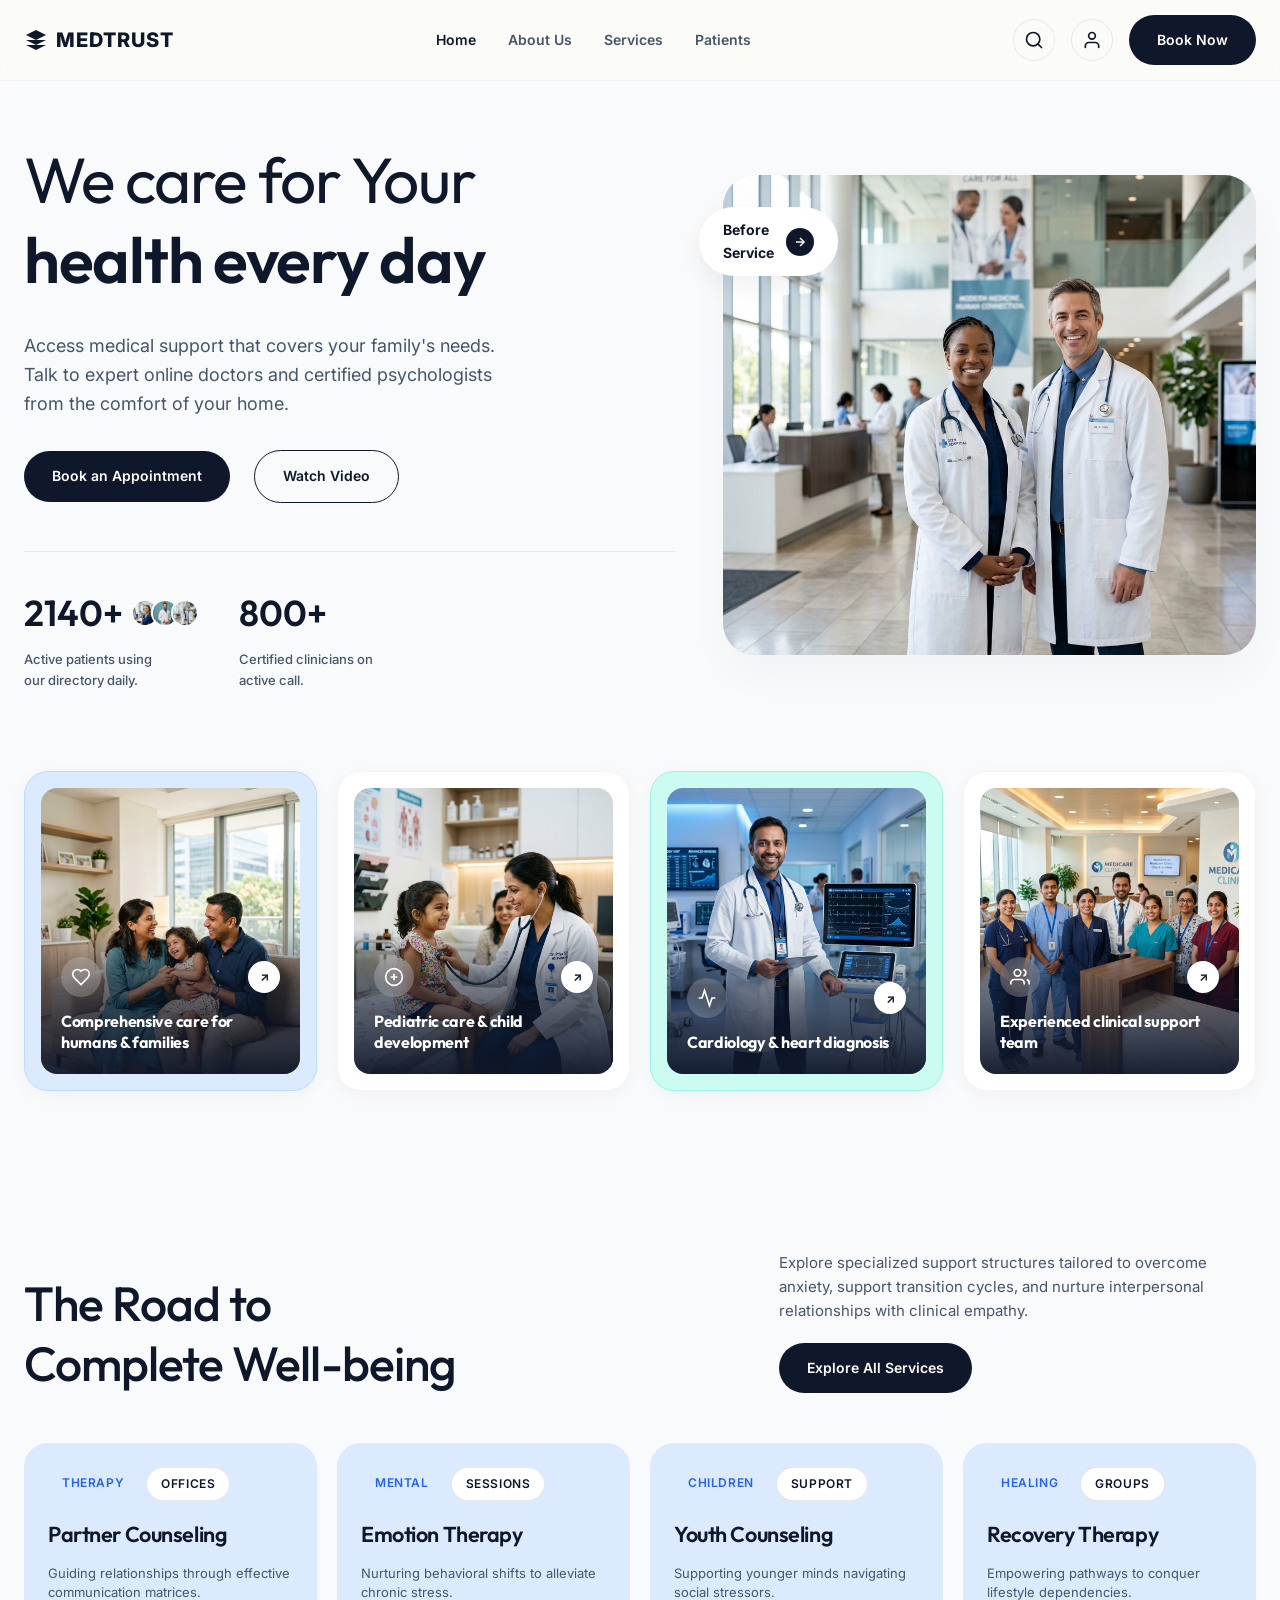
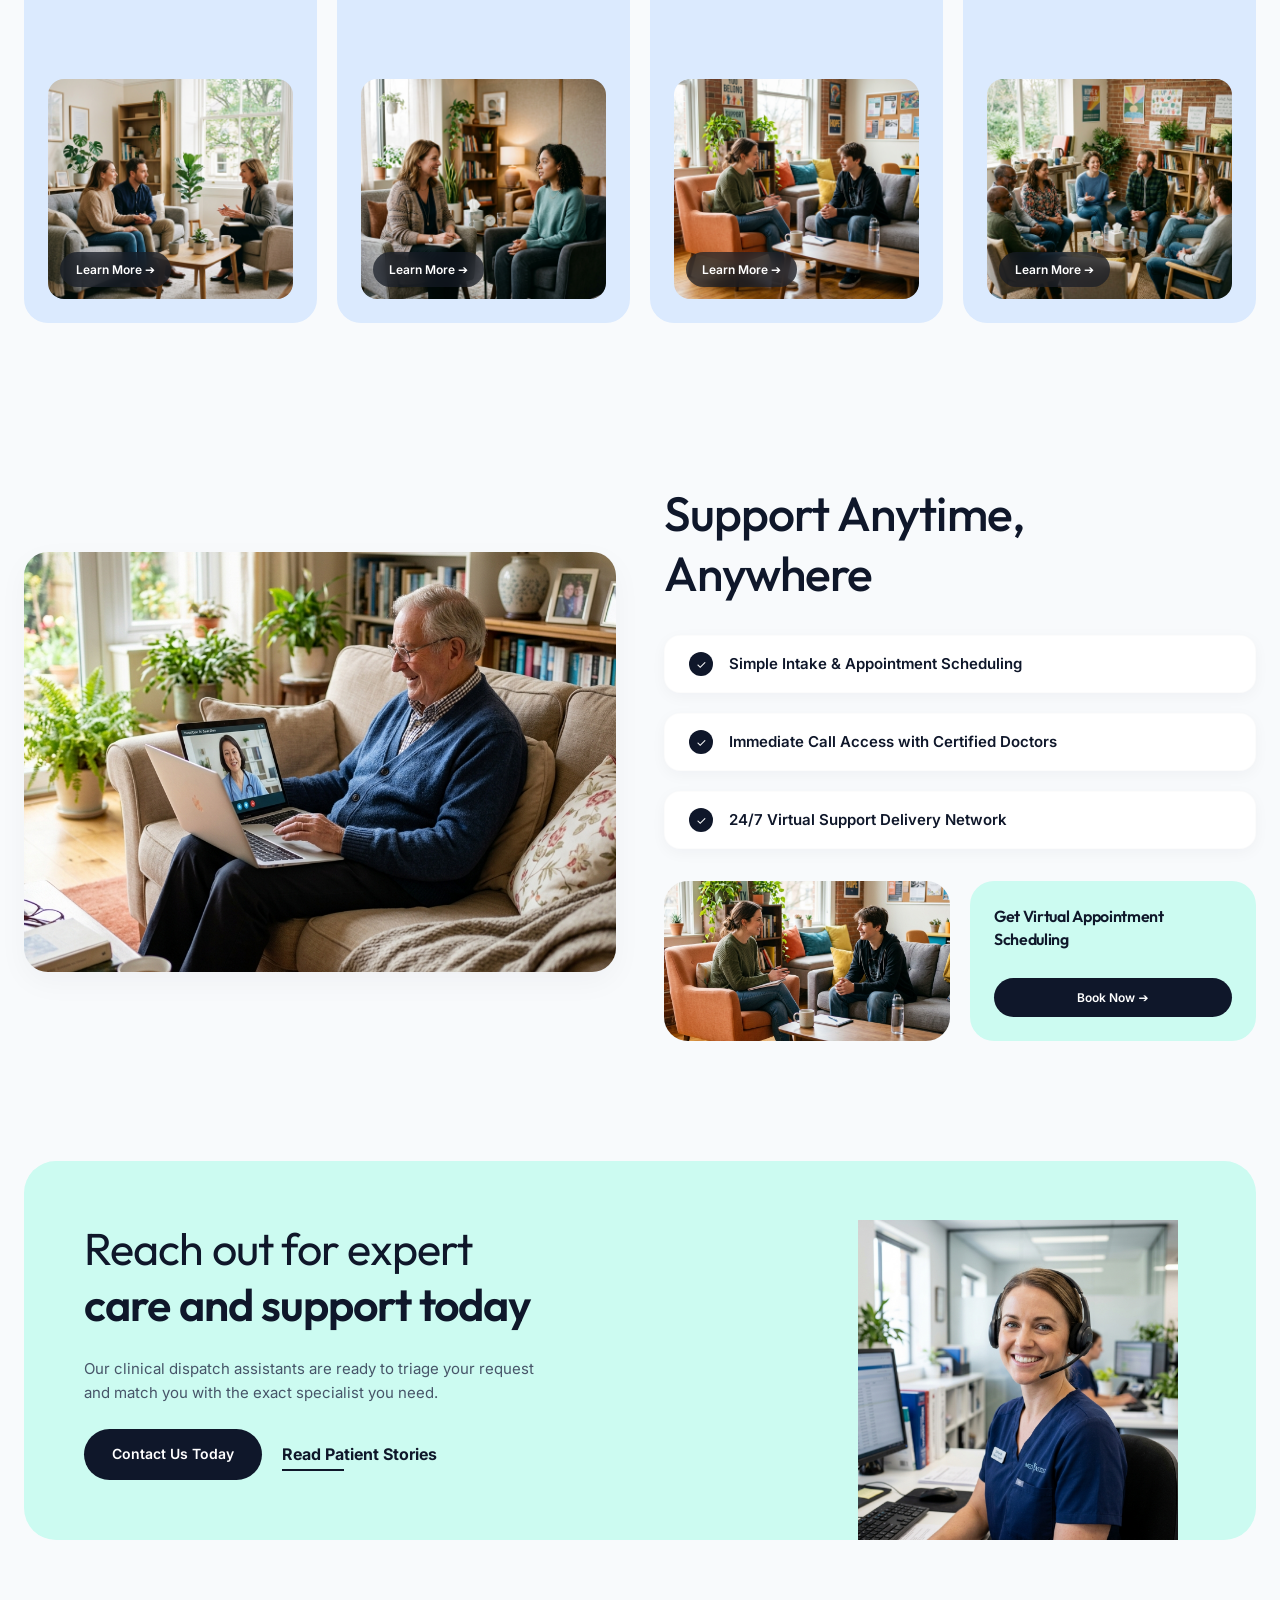
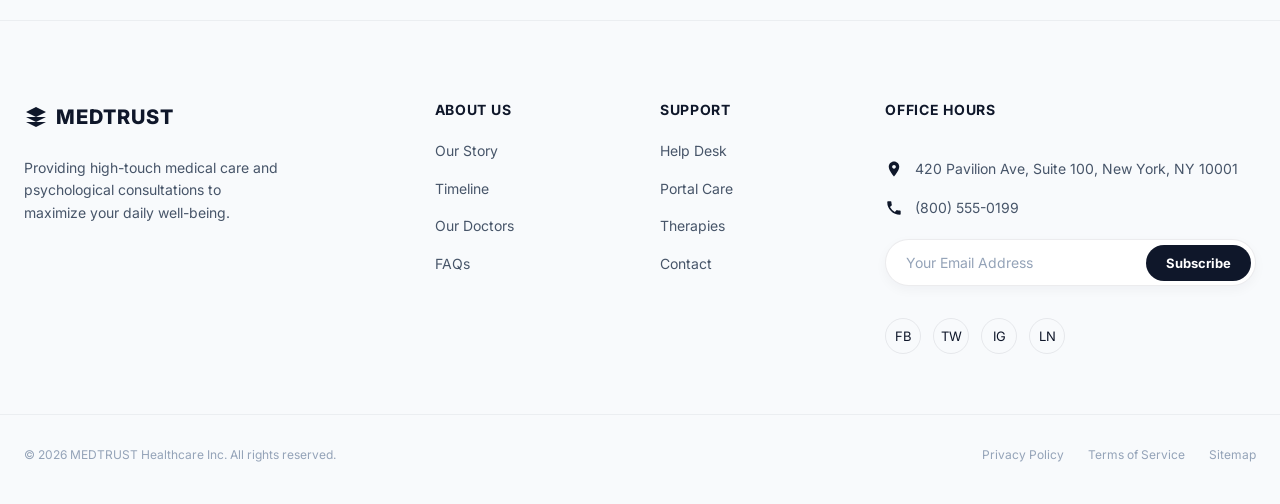
<file: index.html>
<!DOCTYPE html>
<html lang="en">
<head>
  <meta charset="UTF-8">
  <meta name="viewport" content="width=device-width, initial-scale=1.0">
  <title>MEDTRUST - We Care for Your Health Every Day</title>
  <!-- SEO Meta Tags -->
  <meta name="description" content="Access premium healthcare advice, personalized counseling, and 24/7 telehealth consultations at MEDTRUST. Dedicated to your family's daily well-being.">
  <meta name="keywords" content="healthcare, medical counseling, online doctor consultation, partner therapy, pediatric care">
  <!-- Stylesheets -->
  <link rel="stylesheet" href="css/style.css?v=2.0">
</head>
<body>

  <!-- ==========================================
       SITE HEADER
       ========================================== -->
  <header class="site-header" id="mainHeader">
    <div class="container header-container">
      <!-- Logo -->
      <a href="index.html" class="brand-logo" id="headerLogo">
        <svg viewBox="0 0 24 24">
          <path d="M12 2L2 7l10 5 10-5-10-5zM2 17l10 5 10-5M2 12l10 5 10-5"/>
        </svg>
        <span>MEDTRUST</span>
      </a>

      <!-- Desktop Nav Menu -->
      <nav class="nav-container">
        <ul class="nav-menu">
          <li><a href="index.html" class="nav-link active">Home</a></li>
          <li><a href="about.html" class="nav-link">About Us</a></li>
          <li><a href="services.html" class="nav-link">Services</a></li>
          <li><a href="patients.html" class="nav-link">Patients</a></li>
        </ul>
      </nav>

      <!-- Header Actions -->
      <div class="header-actions">
        <!-- Search Icon -->
        <button class="action-btn" id="searchActionBtn" data-open-modal="searchModal" aria-label="Search site">
          <svg width="20" height="20" viewBox="0 0 24 24" fill="none" stroke="currentColor" stroke-width="2" stroke-linecap="round" stroke-linejoin="round">
            <circle cx="11" cy="11" r="8"></circle>
            <line x1="21" y1="21" x2="16.65" y2="16.65"></line>
          </svg>
        </button>
        <!-- Profile Icon -->
        <button class="action-btn" id="profileActionBtn" data-open-modal="loginModal" aria-label="User Account">
          <svg width="20" height="20" viewBox="0 0 24 24" fill="none" stroke="currentColor" stroke-width="2" stroke-linecap="round" stroke-linejoin="round">
            <path d="M20 21v-2a4 4 0 0 0-4-4H8a4 4 0 0 0-4 4v2"></path>
            <circle cx="12" cy="7" r="4"></circle>
          </svg>
        </button>
        <!-- CTA button -->
        <a href="patients.html#bookingSection" class="btn btn-dark btn-sans" id="headerBookBtn">Book Now</a>
        
        <!-- Hamburger Menu Toggle (Mobile) -->
        <button class="mobile-nav-toggle" id="mobileNavToggler" aria-label="Toggle navigation menu">
          <span></span>
          <span></span>
          <span></span>
        </button>
      </div>
    </div>
  </header>

  <!-- Mobile Nav Drawer Menu -->
  <aside class="mobile-nav-drawer" id="mobileDrawer">
    <ul class="mobile-nav-list">
      <li><a href="index.html" class="mobile-nav-link active">Home</a></li>
      <li><a href="about.html" class="mobile-nav-link">About Us</a></li>
      <li><a href="services.html" class="mobile-nav-link">Services</a></li>
      <li><a href="patients.html" class="mobile-nav-link">Patients</a></li>
    </ul>
    <div class="mobile-nav-footer">
      <a href="patients.html#bookingSection" class="btn btn-dark btn-sans">Book Appointment</a>
    </div>
  </aside>

  <!-- ==========================================
       HERO SECTION
       ========================================== -->
  <main>
    <section class="hero-section" id="hero">
      <div class="container hero-grid">
        <!-- Hero Text -->
        <div class="hero-content">
          <h1 class="hero-title" id="heroTitle">We care for Your <br><span>health every day</span></h1>
          <p class="hero-description" id="heroDesc">
            Access medical support that covers your family's needs. Talk to expert online doctors and certified psychologists from the comfort of your home.
          </p>
          <div class="hero-actions">
            <a href="patients.html#bookingSection" class="btn btn-dark btn-sans" id="heroBookBtn">Book an Appointment</a>
            <a href="about.html" class="btn btn-outline btn-sans" id="heroAboutBtn">Watch Video</a>
          </div>
          <!-- Statistics Row -->
          <div class="hero-stats">
            <div class="stat-item" id="statUsers">
              <span class="stat-number">
                <span class="stat-number-value" data-target="2140">0</span>+
                <span class="stat-avatars">
                  <img src="assets/images/support_agent.png" class="stat-avatar" alt="User 1">
                  <img src="assets/images/patient_molecular.png" class="stat-avatar" alt="User 2">
                  <img src="assets/images/hero_doctors.png" class="stat-avatar" alt="User 3">
                </span>
              </span>
              <span class="stat-label">Active patients using our directory daily.</span>
            </div>
            <div class="stat-item" id="statDoctors">
              <span class="stat-number">
                <span class="stat-number-value" data-target="800">0</span>+
              </span>
              <span class="stat-label">Certified clinicians on active call.</span>
            </div>
          </div>
        </div>

        <!-- Hero Photo & Badge -->
        <div class="hero-visual">
          <div class="hero-image-wrapper">
            <img src="assets/images/hero_doctors.png" alt="Friendly smiling doctors at MEDTRUST" id="heroImg">
          </div>
          <!-- Floating badge element -->
          <div class="hero-floating-badge" id="heroFloatingBadge">
            <span>Before <br>Service</span>
            <div class="badge-arrow-btn">
              <svg width="14" height="14" viewBox="0 0 24 24" fill="none" stroke="currentColor" stroke-width="2.5">
                <line x1="5" y1="12" x2="19" y2="12"></line>
                <polyline points="12 5 19 12 12 19"></polyline>
              </svg>
            </div>
          </div>
        </div>
      </div>
    </section>

    <!-- ==========================================
         UNDER-HERO CARD LAYOUT GRID
         ========================================== -->
    <section class="under-hero-cards" id="quickFeatures">
      <div class="container grid-4col">
        <!-- Card 1 (Mint Background) -->
        <div class="feature-card highlight-mint" id="featCard1">
          <div class="feature-card-image-wrapper">
            <img src="assets/images/indian_family_health.png" alt="Comprehensive care for Indian families">
            <div class="feature-card-content">
              <div class="feature-card-header">
                <div class="feature-icon-wrapper">
                  <svg width="20" height="20" viewBox="0 0 24 24" fill="none" stroke="currentColor" stroke-width="2">
                    <path d="M19 14c1.49-1.46 3-3.21 3-5.5A5.5 5.5 0 0 0 16.5 3c-1.76 0-3 .5-4.5 2-1.5-1.5-2.74-2-4.5-2A5.5 5.5 0 0 0 2 8.5c0 2.3 1.5 4.05 3 5.5l7 7Z"/>
                  </svg>
                </div>
                <a href="services.html" class="feature-card-btn" aria-label="Go to service">↗</a>
              </div>
              <h3 class="feature-card-title">Comprehensive care for humans & families</h3>
            </div>
          </div>
        </div>

        <!-- Card 2 -->
        <div class="feature-card" id="featCard2">
          <div class="feature-card-image-wrapper">
            <img src="assets/images/indian_pediatric_care.png" alt="Pediatric care and child development">
            <div class="feature-card-content">
              <div class="feature-card-header">
                <div class="feature-icon-wrapper">
                  <svg width="20" height="20" viewBox="0 0 24 24" fill="none" stroke="currentColor" stroke-width="2">
                    <circle cx="12" cy="12" r="10"></circle>
                    <path d="M12 8v8M8 12h8"/>
                  </svg>
                </div>
                <a href="services.html" class="feature-card-btn" aria-label="Go to service">↗</a>
              </div>
              <h3 class="feature-card-title">Pediatric care & child development</h3>
            </div>
          </div>
        </div>

        <!-- Card 3 -->
        <div class="feature-card highlight-yellow" id="featCard3">
          <div class="feature-card-image-wrapper">
            <img src="assets/images/indian_cardiologist.png" alt="Cardiology and heart diagnosis">
            <div class="feature-card-content">
              <div class="feature-card-header">
                <div class="feature-icon-wrapper">
                  <svg width="20" height="20" viewBox="0 0 24 24" fill="none" stroke="currentColor" stroke-width="2">
                    <path d="M22 12h-4l-3 9L9 3l-3 9H2"/>
                  </svg>
                </div>
                <a href="services.html" class="feature-card-btn" aria-label="Go to service">↗</a>
              </div>
              <h3 class="feature-card-title">Cardiology & heart diagnosis</h3>
            </div>
          </div>
        </div>

        <!-- Card 4 -->
        <div class="feature-card" id="featCard4">
          <div class="feature-card-image-wrapper">
            <img src="assets/images/indian_support_team.png" alt="Experienced clinical support team">
            <div class="feature-card-content">
              <div class="feature-card-header">
                <div class="feature-icon-wrapper">
                  <svg width="20" height="20" viewBox="0 0 24 24" fill="none" stroke="currentColor" stroke-width="2">
                    <path d="M17 21v-2a4 4 0 0 0-4-4H5a4 4 0 0 0-4 4v2"></path>
                    <circle cx="9" cy="7" r="4"></circle>
                    <path d="M23 21v-2a4 4 0 0 0-3-3.87"></path>
                    <path d="M16 3.13a4 4 0 0 1 0 7.75"></path>
                  </svg>
                </div>
                <a href="about.html" class="feature-card-btn" aria-label="Go to service">↗</a>
              </div>
              <h3 class="feature-card-title">Experienced clinical support team</h3>
            </div>
          </div>
        </div>
      </div>
    </section>

    <!-- ==========================================
         THE ROAD TO COMPLETE WELL-BEING (COUNSELING)
         ========================================== -->
    <section class="section-padding" id="counselingSection">
      <div class="container">
        <!-- Section Header -->
        <div class="section-header">
          <h2 class="section-title" id="counselingTitle">The Road to <br>Complete Well-being</h2>
          <div class="section-header-right">
            <p class="section-header-desc" id="counselingDesc">
              Explore specialized support structures tailored to overcome anxiety, support transition cycles, and nurture interpersonal relationships with clinical empathy.
            </p>
            <a href="services.html" class="btn btn-dark btn-sans" id="counselingExploreBtn">Explore All Services</a>
          </div>
        </div>

        <!-- 4-Card Counseling Grid -->
        <div class="counseling-grid">
          <!-- Counseling Card 1 -->
          <article class="counseling-card" id="counselCard1">
            <div class="counseling-card-top">
              <div class="counseling-tags">
                <span class="tag-label tag-mint">Therapy</span>
                <span class="tag-label tag-white">Offices</span>
              </div>
              <h3 class="counseling-title">Partner Counseling</h3>
              <p class="counseling-desc">Guiding relationships through effective communication matrices.</p>
            </div>
            <div class="counseling-image-wrapper">
              <img src="assets/images/counseling_partner.png" alt="Couple in counseling session">
              <a href="services.html" class="counseling-overlay-btn">Learn More ➔</a>
            </div>
          </article>

          <!-- Counseling Card 2 -->
          <article class="counseling-card" id="counselCard2">
            <div class="counseling-card-top">
              <div class="counseling-tags">
                <span class="tag-label tag-mint">Mental</span>
                <span class="tag-label tag-white">Sessions</span>
              </div>
              <h3 class="counseling-title">Emotion Therapy</h3>
              <p class="counseling-desc">Nurturing behavioral shifts to alleviate chronic stress.</p>
            </div>
            <div class="counseling-image-wrapper">
              <img src="assets/images/counseling_emotion.png" alt="One on one emotional therapy">
              <a href="services.html" class="counseling-overlay-btn">Learn More ➔</a>
            </div>
          </article>

          <!-- Counseling Card 3 -->
          <article class="counseling-card" id="counselCard3">
            <div class="counseling-card-top">
              <div class="counseling-tags">
                <span class="tag-label tag-mint">Children</span>
                <span class="tag-label tag-white">Support</span>
              </div>
              <h3 class="counseling-title">Youth Counseling</h3>
              <p class="counseling-desc">Supporting younger minds navigating social stressors.</p>
            </div>
            <div class="counseling-image-wrapper">
              <img src="assets/images/counseling_youth.png" alt="Teens counselor speaking supportively">
              <a href="services.html" class="counseling-overlay-btn">Learn More ➔</a>
            </div>
          </article>

          <!-- Counseling Card 4 -->
          <article class="counseling-card" id="counselCard4">
            <div class="counseling-card-top">
              <div class="counseling-tags">
                <span class="tag-label tag-mint">Healing</span>
                <span class="tag-label tag-white">Groups</span>
              </div>
              <h3 class="counseling-title">Recovery Therapy</h3>
              <p class="counseling-desc">Empowering pathways to conquer lifestyle dependencies.</p>
            </div>
            <div class="counseling-image-wrapper">
              <img src="assets/images/counseling_recovery.png" alt="Support group session sitting in circle">
              <a href="services.html" class="counseling-overlay-btn">Learn More ➔</a>
            </div>
          </article>
        </div>
      </div>
    </section>


    <!-- ==========================================
         SUPPORT ANYTIME, ANYWHERE (TELEHEALTH)
         ========================================== -->
    <section class="support-section" id="supportSection">
      <div class="container support-grid">
        <!-- Left: Image showing telemedicine consultation -->
        <div class="support-left-card" id="supportLeftCard">
          <img src="assets/images/patient_virtual.png" alt="Telehealth virtual consultation session">
        </div>

        <!-- Right: Checklists and cards -->
        <div class="support-right-content">
          <h2 class="section-title" id="supportTitle">Support Anytime, <br>Anywhere</h2>
          
          <div class="support-list-wrapper">
            <div class="support-list-item" id="supportListItem1">
              <div class="check-circle">✓</div>
              <span class="support-list-text">Simple Intake & Appointment Scheduling</span>
            </div>
            <div class="support-list-item" id="supportListItem2">
              <div class="check-circle">✓</div>
              <span class="support-list-text">Immediate Call Access with Certified Doctors</span>
            </div>
            <div class="support-list-item" id="supportListItem3">
              <div class="check-circle">✓</div>
              <span class="support-list-text">24/7 Virtual Support Delivery Network</span>
            </div>
          </div>

          <!-- Small Split Grid -->
          <div class="support-small-grid">
            <div class="support-small-photo" id="supportSmallPhoto">
              <img src="assets/images/counseling_youth.png" alt="Specialist in clinic">
            </div>
            <div class="support-yellow-box" id="supportYellowBox">
              <h4 class="support-yellow-box-title">Get Virtual Appointment Scheduling</h4>
              <a href="patients.html#bookingSection" class="btn btn-dark btn-sans" style="font-size: 0.75rem; padding: 10px 20px;">Book Now ➔</a>
            </div>
          </div>
        </div>
      </div>
    </section>

    <!-- ==========================================
         REACH OUT CALL TO ACTION (FOOTER CTA)
         ========================================== -->
    <section class="footer-cta-container" id="ctaSection">
      <div class="container">
        <div class="cta-banner">
          <div class="cta-content">
            <h2 class="cta-title" id="ctaTitle">Reach out for expert <br><span>care and support today</span></h2>
            <p class="cta-desc" id="ctaDesc">
              Our clinical dispatch assistants are ready to triage your request and match you with the exact specialist you need.
            </p>
            <div class="cta-buttons">
              <a href="about.html#contactSection" class="btn btn-dark btn-sans" id="ctaContactBtn">Contact Us Today</a>
              <a href="patients.html" class="btn-text btn-sans" id="ctaReadBtn">Read Patient Stories</a>
            </div>
          </div>
          <div class="cta-image-wrapper">
            <img src="assets/images/support_agent.png" alt="Helpful client support agent" id="ctaImg">
          </div>
        </div>
      </div>
    </section>
  </main>

  <!-- ==========================================
       SITE FOOTER
       ========================================== -->
  <footer class="site-footer" id="mainFooter">
    <div class="container footer-grid">
      <!-- Info Column -->
      <div class="footer-info" id="footerColInfo">
        <a href="index.html" class="brand-logo">
          <svg viewBox="0 0 24 24">
            <path d="M12 2L2 7l10 5 10-5-10-5zM2 17l10 5 10-5M2 12l10 5 10-5"/>
          </svg>
          <span>MEDTRUST</span>
        </a>
        <p class="footer-desc">
          Providing high-touch medical care and psychological consultations to maximize your daily well-being.
        </p>
      </div>

      <!-- Links Column 1 -->
      <div id="footerColLinks1">
        <h4 class="footer-title">About Us</h4>
        <ul class="footer-links">
          <li><a href="about.html" class="footer-link">Our Story</a></li>
          <li><a href="about.html#timelineSection" class="footer-link">Timeline</a></li>
          <li><a href="about.html#doctorsSection" class="footer-link">Our Doctors</a></li>
          <li><a href="patients.html#faqsSection" class="footer-link">FAQs</a></li>
        </ul>
      </div>

      <!-- Links Column 2 -->
      <div id="footerColLinks2">
        <h4 class="footer-title">Support</h4>
        <ul class="footer-links">
          <li><a href="about.html#contactSection" class="footer-link">Help Desk</a></li>
          <li><a href="patients.html" class="footer-link">Portal Care</a></li>
          <li><a href="services.html" class="footer-link">Therapies</a></li>
          <li><a href="about.html#contactSection" class="footer-link">Contact</a></li>
        </ul>
      </div>

      <!-- Contact/Signup Column -->
      <div class="footer-signup" id="footerColSignup">
        <h4 class="footer-title">Office Hours</h4>
        <div class="footer-contact-info">
          <div class="contact-item">
            <svg viewBox="0 0 24 24"><path d="M12 2C8.13 2 5 5.13 5 9c0 5.25 7 13 7 13s7-7.75 7-13c0-3.87-3.13-7-7-7zm0 9.5c-1.38 0-2.5-1.12-2.5-2.5s1.12-2.5 2.5-2.5 2.5 1.12 2.5 2.5-1.12 2.5-2.5 2.5z"/></svg>
            <span>420 Pavilion Ave, Suite 100, New York, NY 10001</span>
          </div>
          <div class="contact-item">
            <svg viewBox="0 0 24 24"><path d="M6.62 10.79a15.15 15.15 0 0 0 6.5 6.5l2.2-2.2c.27-.27.67-.36 1.01-.24 1.12.37 2.33.57 3.57.57a1 1 0 0 1 1 1V20a1 1 0 0 1-1 1A17 17 0 0 1 3 4a1 1 0 0 1 1-1h3.5a1 1 0 0 1 1 1c0 1.25.2 2.45.57 3.57.11.35.03.74-.25 1.02l-2.2 2.2z"/></svg>
            <span>(800) 555-0199</span>
          </div>
        </div>

        <form class="signup-form" id="newsletterForm">
          <input type="email" placeholder="Your Email Address" class="signup-input" required aria-label="Email address for updates">
          <button type="submit" class="signup-btn">Subscribe</button>
        </form>

        <div class="social-links">
          <a href="#" class="social-btn" aria-label="Facebook">FB</a>
          <a href="#" class="social-btn" aria-label="Twitter">TW</a>
          <a href="#" class="social-btn" aria-label="Instagram">IG</a>
          <a href="#" class="social-btn" aria-label="LinkedIn">LN</a>
        </div>
      </div>
    </div>

    <!-- Bottom Copyright -->
    <div class="container footer-bottom">
      <p>&copy; 2026 MEDTRUST Healthcare Inc. All rights reserved.</p>
      <div class="footer-bottom-links">
        <a href="#">Privacy Policy</a>
        <a href="#">Terms of Service</a>
        <a href="#">Sitemap</a>
      </div>
    </div>
  </footer>

  <!-- ==========================================
       MODALS SYSTEM (SEARCH & LOGIN)
       ========================================== -->
  <!-- Search Modal -->
  <div class="modal-overlay" id="searchModal">
    <div class="modal-box">
      <button class="modal-close-btn" data-close-modal>✕</button>
      <h3 class="modal-title">Search MEDTRUST</h3>
      <p class="modal-desc">Type queries to locate doctors, resources, or advice.</p>
      <div style="display:flex; gap:10px;">
        <input type="text" placeholder="Enter keywords..." class="form-input" style="flex-grow:1;">
        <button class="btn btn-dark btn-sans" style="padding:10px 20px;">Search</button>
      </div>
    </div>
  </div>

  <!-- Login Modal -->
  <div class="modal-overlay" id="loginModal">
    <div class="modal-box">
      <button class="modal-close-btn" data-close-modal>✕</button>
      <h3 class="modal-title">Patient Portal Login</h3>
      <p class="modal-desc">Access clinical history, active appointments and billing files.</p>
      <form style="display:flex; flex-direction:column; gap:16px;">
        <div>
          <label class="input-label">Email Address</label>
          <input type="email" class="form-input" required>
        </div>
        <div>
          <label class="input-label">Password</label>
          <input type="password" class="form-input" required>
        </div>
        <button type="submit" class="btn btn-dark btn-sans" style="margin-top:10px;">Login Account</button>
      </form>
    </div>
  </div>

  <!-- Scripts -->
  <script src="js/main.js"></script>
</body>
</html>
</file>
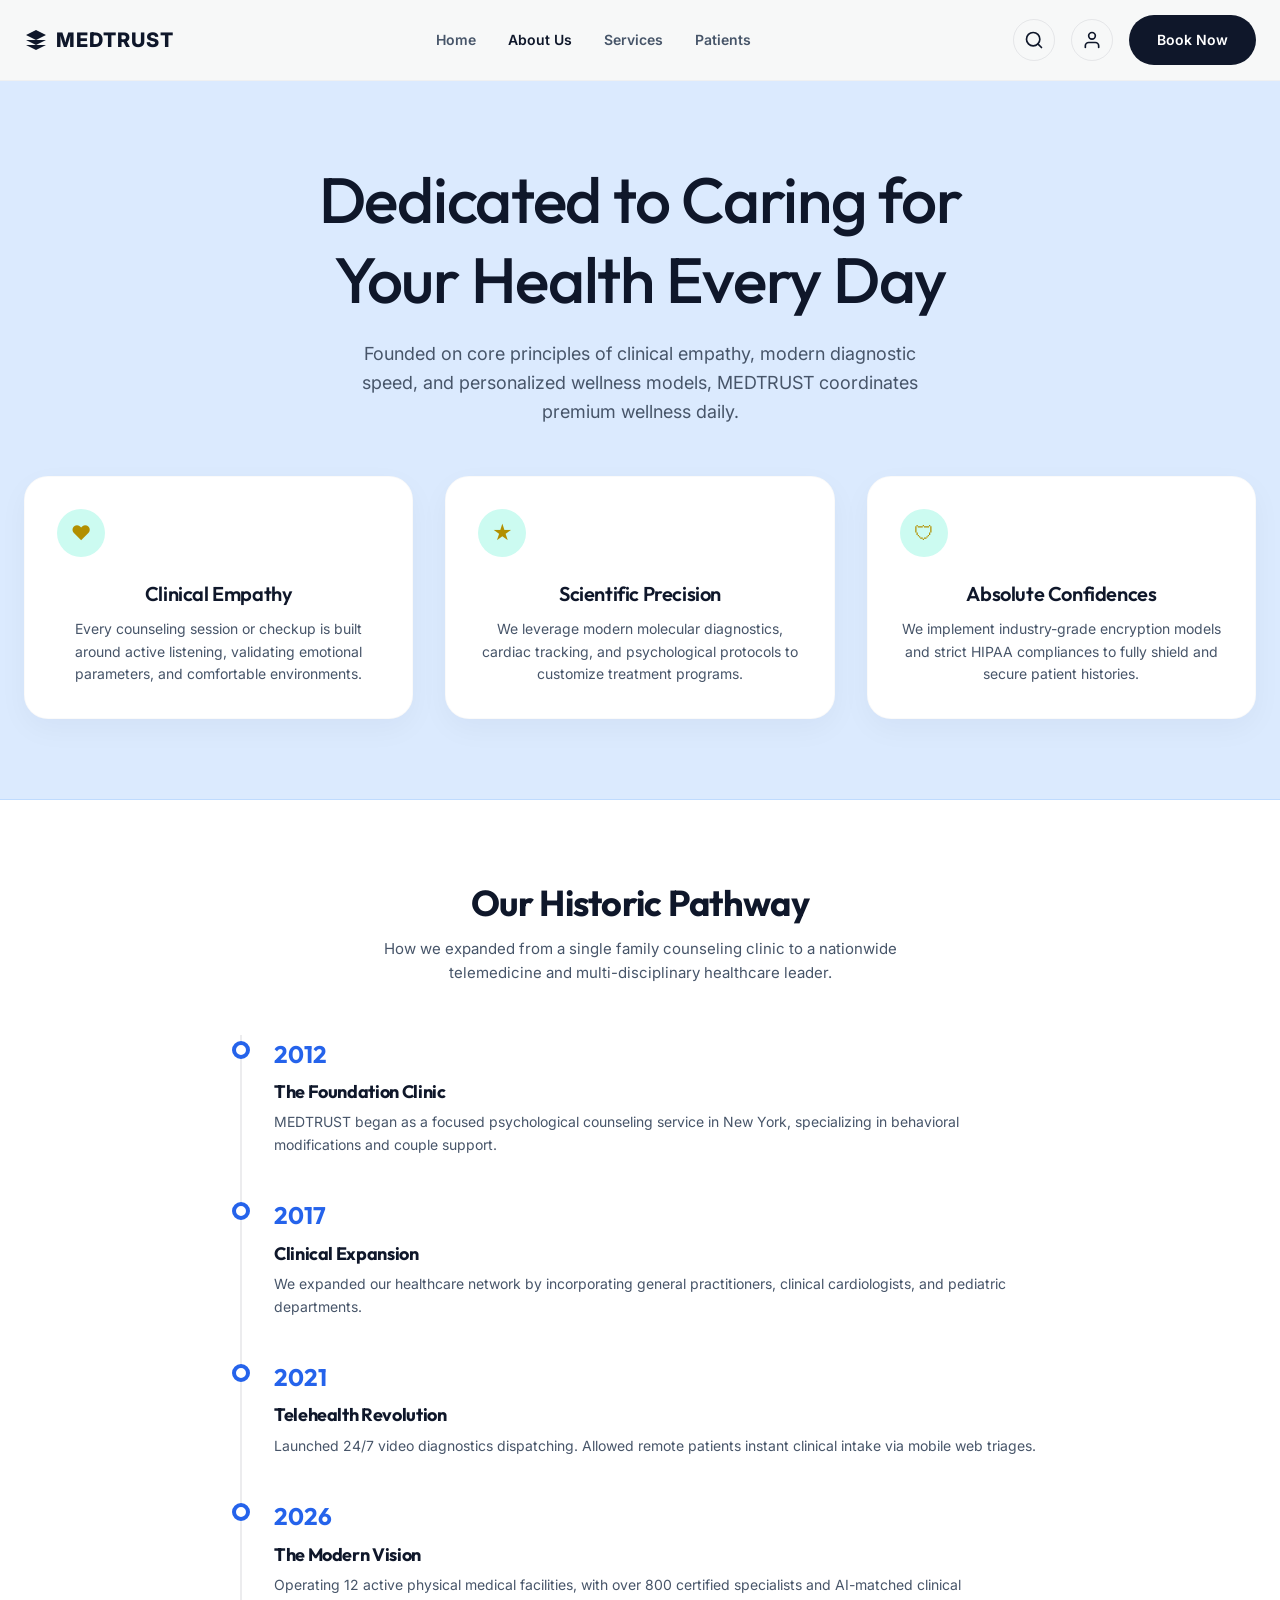
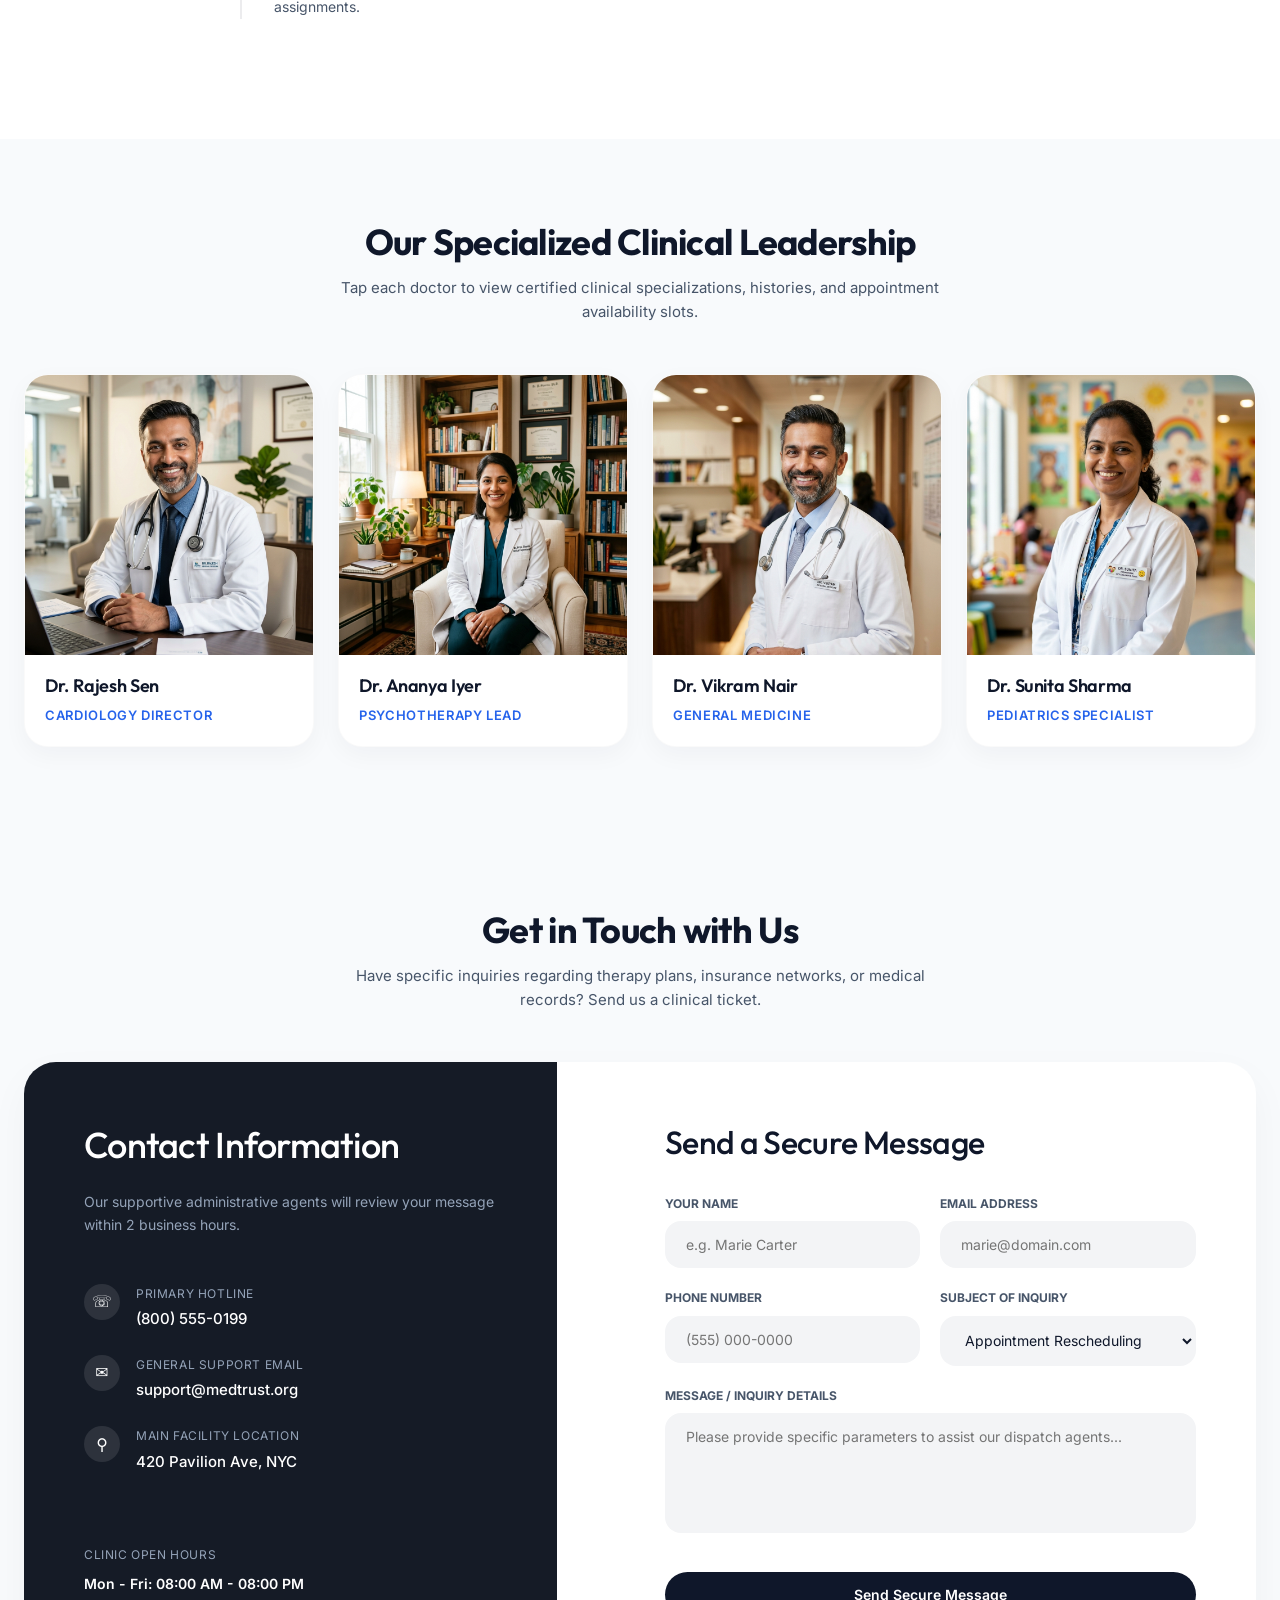
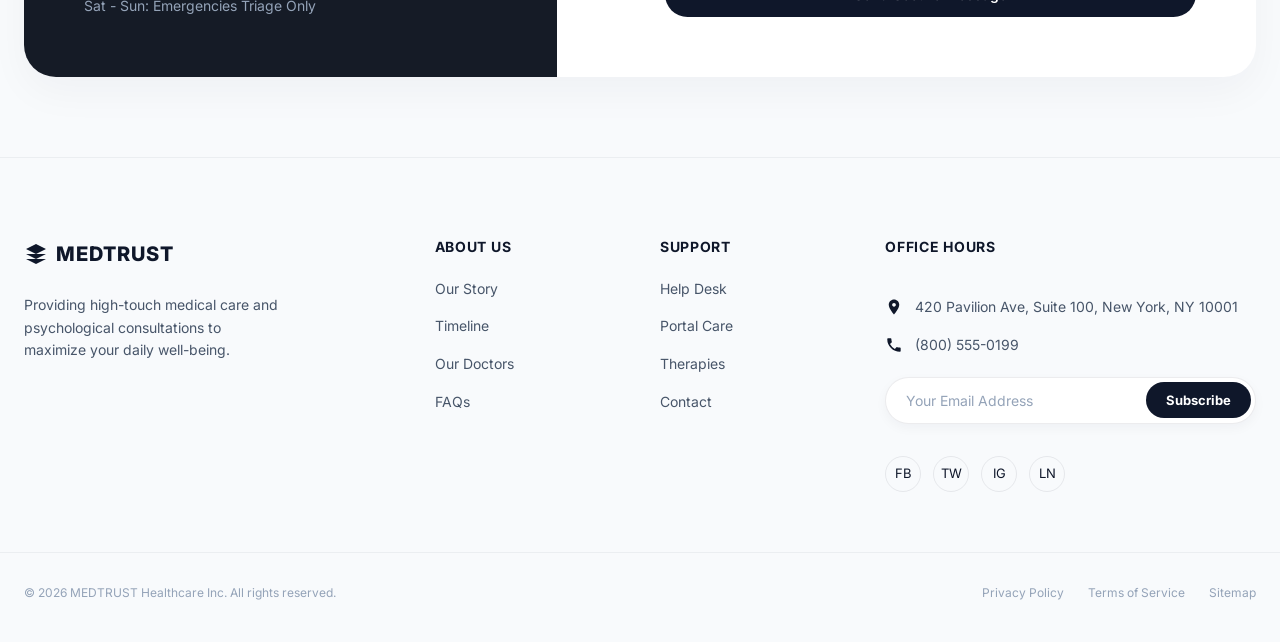
<file: about.html>
<!DOCTYPE html>
<html lang="en">
<head>
  <meta charset="UTF-8">
  <meta name="viewport" content="width=device-width, initial-scale=1.0">
  <title>About Us - The MEDTRUST Vision & Doctors</title>
  <!-- SEO Meta Tags -->
  <meta name="description" content="Meet MEDTRUST's world-class clinical team. Explore our history timeline, medical values, and directly inquire with our patient support desk.">
  <!-- Stylesheets -->
  <link rel="stylesheet" href="css/style.css">
</head>
<body>

  <!-- ==========================================
       SITE HEADER
       ========================================== -->
  <header class="site-header" id="mainHeader">
    <div class="container header-container">
      <a href="index.html" class="brand-logo" id="headerLogo">
        <svg viewBox="0 0 24 24">
          <path d="M12 2L2 7l10 5 10-5-10-5zM2 17l10 5 10-5M2 12l10 5 10-5"/>
        </svg>
        <span>MEDTRUST</span>
      </a>
      <nav class="nav-container">
        <ul class="nav-menu">
          <li><a href="index.html" class="nav-link">Home</a></li>
          <li><a href="about.html" class="nav-link active">About Us</a></li>
          <li><a href="services.html" class="nav-link">Services</a></li>
          <li><a href="patients.html" class="nav-link">Patients</a></li>
        </ul>
      </nav>
      <div class="header-actions">
        <button class="action-btn" id="searchActionBtn" data-open-modal="searchModal" aria-label="Search site">
          <svg width="20" height="20" viewBox="0 0 24 24" fill="none" stroke="currentColor" stroke-width="2" stroke-linecap="round" stroke-linejoin="round">
            <circle cx="11" cy="11" r="8"></circle>
            <line x1="21" y1="21" x2="16.65" y2="16.65"></line>
          </svg>
        </button>
        <button class="action-btn" id="profileActionBtn" data-open-modal="loginModal" aria-label="User Account">
          <svg width="20" height="20" viewBox="0 0 24 24" fill="none" stroke="currentColor" stroke-width="2" stroke-linecap="round" stroke-linejoin="round">
            <path d="M20 21v-2a4 4 0 0 0-4-4H8a4 4 0 0 0-4 4v2"></path>
            <circle cx="12" cy="7" r="4"></circle>
          </svg>
        </button>
        <a href="patients.html#bookingSection" class="btn btn-dark btn-sans" id="headerBookBtn">Book Now</a>
        <button class="mobile-nav-toggle" id="mobileNavToggler" aria-label="Toggle navigation menu">
          <span></span>
          <span></span>
          <span></span>
        </button>
      </div>
    </div>
  </header>

  <!-- Mobile Nav Drawer Menu -->
  <aside class="mobile-nav-drawer" id="mobileDrawer">
    <ul class="mobile-nav-list">
      <li><a href="index.html" class="mobile-nav-link">Home</a></li>
      <li><a href="about.html" class="mobile-nav-link active">About Us</a></li>
      <li><a href="services.html" class="mobile-nav-link">Services</a></li>
      <li><a href="patients.html" class="mobile-nav-link">Patients</a></li>
    </ul>
    <div class="mobile-nav-footer">
      <a href="patients.html#bookingSection" class="btn btn-dark btn-sans">Book Appointment</a>
    </div>
  </aside>

  <!-- ==========================================
       ABOUT HERO & VALUES SECTION
       ========================================== -->
  <main>
    <section class="about-hero" id="aboutHero">
      <div class="container">
        <h1 class="about-hero-title">Dedicated to Caring for<br><span>Your Health Every Day</span></h1>
        <p class="about-hero-desc">
          Founded on core principles of clinical empathy, modern diagnostic speed, and personalized wellness models, MEDTRUST coordinates premium wellness daily.
        </p>

        <!-- Core Values Row -->
        <div class="values-grid">
          <!-- Compassion -->
          <div class="value-card" id="valueCard1">
            <div class="value-icon">♥</div>
            <h3 class="value-title">Clinical Empathy</h3>
            <p class="value-desc">
              Every counseling session or checkup is built around active listening, validating emotional parameters, and comfortable environments.
            </p>
          </div>

          <!-- Medical Excellence -->
          <div class="value-card" id="valueCard2">
            <div class="value-icon">★</div>
            <h3 class="value-title">Scientific Precision</h3>
            <p class="value-desc">
              We leverage modern molecular diagnostics, cardiac tracking, and psychological protocols to customize treatment programs.
            </p>
          </div>

          <!-- Trust & Privacy -->
          <div class="value-card" id="valueCard3">
            <div class="value-icon">🛡</div>
            <h3 class="value-title">Absolute Confidences</h3>
            <p class="value-desc">
              We implement industry-grade encryption models and strict HIPAA compliances to fully shield and secure patient histories.
            </p>
          </div>
        </div>
      </div>
    </section>

    <!-- ==========================================
         MEDTRUST HISTORY TIMELINE SECTION
         ========================================== -->
    <section class="timeline-section" id="timelineSection">
      <div class="container">
        <h2 class="section-subtitle-center">Our Historic Pathway</h2>
        <p class="section-desc-center">
          How we expanded from a single family counseling clinic to a nationwide telemedicine and multi-disciplinary healthcare leader.
        </p>

        <!-- Timeline container -->
        <div class="timeline-container">
          <!-- Timeline Item 1 -->
          <div class="timeline-item" id="timeNode1">
            <div class="timeline-year">2012</div>
            <h4 class="timeline-title">The Foundation Clinic</h4>
            <p class="timeline-desc">
              MEDTRUST began as a focused psychological counseling service in New York, specializing in behavioral modifications and couple support.
            </p>
          </div>

          <!-- Timeline Item 2 -->
          <div class="timeline-item" id="timeNode2">
            <div class="timeline-year">2017</div>
            <h4 class="timeline-title">Clinical Expansion</h4>
            <p class="timeline-desc">
              We expanded our healthcare network by incorporating general practitioners, clinical cardiologists, and pediatric departments.
            </p>
          </div>

          <!-- Timeline Item 3 -->
          <div class="timeline-item" id="timeNode3">
            <div class="timeline-year">2021</div>
            <h4 class="timeline-title">Telehealth Revolution</h4>
            <p class="timeline-desc">
              Launched 24/7 video diagnostics dispatching. Allowed remote patients instant clinical intake via mobile web triages.
            </p>
          </div>

          <!-- Timeline Item 4 -->
          <div class="timeline-item" id="timeNode4">
            <div class="timeline-year">2026</div>
            <h4 class="timeline-title">The Modern Vision</h4>
            <p class="timeline-desc">
              Operating 12 active physical medical facilities, with over 800 certified specialists and AI-matched clinical assignments.
            </p>
          </div>
        </div>
      </div>
    </section>

    <!-- ==========================================
         DOCTORS TEAM SECTION
         ========================================== -->
    <section class="doctors-section" id="doctorsSection">
      <div class="container">
        <h2 class="section-subtitle-center">Our Specialized Clinical Leadership</h2>
        <p class="section-desc-center">
          Tap each doctor to view certified clinical specializations, histories, and appointment availability slots.
        </p>

        <div class="doctors-grid">
          <!-- Doctor 1 -->
          <div class="doctor-card" data-open-modal="doctorBioModal1" id="docCard1">
            <div class="doctor-img-wrapper">
              <img src="assets/images/doctor_rajesh.png" alt="Dr. Rajesh Sen">
            </div>
            <div class="doctor-info-box">
              <h3 class="doctor-name">Dr. Rajesh Sen</h3>
              <span class="doctor-specialty">Cardiology Director</span>
            </div>
          </div>

          <!-- Doctor 2 -->
          <div class="doctor-card" data-open-modal="doctorBioModal2" id="docCard2">
            <div class="doctor-img-wrapper">
              <img src="assets/images/doctor_ananya.png" alt="Dr. Ananya Iyer">
            </div>
            <div class="doctor-info-box">
              <h3 class="doctor-name">Dr. Ananya Iyer</h3>
              <span class="doctor-specialty">Psychotherapy Lead</span>
            </div>
          </div>

          <!-- Doctor 3 -->
          <div class="doctor-card" data-open-modal="doctorBioModal3" id="docCard3">
            <div class="doctor-img-wrapper">
              <img src="assets/images/doctor_vikram.png" alt="Dr. Vikram Nair">
            </div>
            <div class="doctor-info-box">
              <h3 class="doctor-name">Dr. Vikram Nair</h3>
              <span class="doctor-specialty">General Medicine</span>
            </div>
          </div>

          <!-- Doctor 4 -->
          <div class="doctor-card" data-open-modal="doctorBioModal4" id="docCard4">
            <div class="doctor-img-wrapper">
              <img src="assets/images/doctor_sunita.png" alt="Dr. Sunita Sharma">
            </div>
            <div class="doctor-info-box">
              <h3 class="doctor-name">Dr. Sunita Sharma</h3>
              <span class="doctor-specialty">Pediatrics Specialist</span>
            </div>
          </div>
        </div>
      </div>
    </section>

    <!-- ==========================================
         CLINIC CONTACT DETAILS & INTAKE FORM
         ========================================== -->
    <section class="section-padding" id="contactSection">
      <div class="container">
        <h2 class="section-subtitle-center">Get in Touch with Us</h2>
        <p class="section-desc-center">
          Have specific inquiries regarding therapy plans, insurance networks, or medical records? Send us a clinical ticket.
        </p>

        <div class="contact-section-inner">
          <!-- Left Details Panel -->
          <div class="contact-left-details" id="contactPanelLeft">
            <div class="contact-details-top">
              <h3 class="contact-title-white">Contact Information</h3>
              <p style="font-size:0.875rem; color:var(--color-text-light);">
                Our supportive administrative agents will review your message within 2 business hours.
              </p>
              
              <div class="contact-details-list">
                <div class="contact-list-card">
                  <div class="contact-card-icon">☏</div>
                  <div class="contact-card-info">
                    <span class="contact-card-label">Primary Hotline</span>
                    <span class="contact-card-text">(800) 555-0199</span>
                  </div>
                </div>
                <div class="contact-list-card">
                  <div class="contact-card-icon">✉</div>
                  <div class="contact-card-info">
                    <span class="contact-card-label">General Support Email</span>
                    <span class="contact-card-text">support@medtrust.org</span>
                  </div>
                </div>
                <div class="contact-list-card">
                  <div class="contact-card-icon">⚲</div>
                  <div class="contact-card-info">
                    <span class="contact-card-label">Main Facility Location</span>
                    <span class="contact-card-text">420 Pavilion Ave, NYC</span>
                  </div>
                </div>
              </div>
            </div>

            <!-- Operational Hours -->
            <div>
              <span class="contact-card-label" style="display:block; margin-bottom: 8px;">Clinic Open Hours</span>
              <p style="font-size:0.875rem; font-weight:600;">Mon - Fri: 08:00 AM - 08:00 PM</p>
              <p style="font-size:0.875rem; color:var(--color-text-light);">Sat - Sun: Emergencies Triage Only</p>
            </div>
          </div>

          <!-- Right Form Panel -->
          <form class="contact-right-form" id="contactForm">
            <h3 class="form-title">Send a Secure Message</h3>
            
            <div class="contact-form-grid">
              <div>
                <label class="input-label" for="contactName">Your Name</label>
                <input type="text" id="contactName" placeholder="e.g. Marie Carter" class="form-input" required>
              </div>
              <div>
                <label class="input-label" for="contactEmail">Email Address</label>
                <input type="email" id="contactEmail" placeholder="marie@domain.com" class="form-input" required>
              </div>
              <div>
                <label class="input-label" for="contactPhone">Phone Number</label>
                <input type="tel" id="contactPhone" placeholder="(555) 000-0000" class="form-input">
              </div>
              <div>
                <label class="input-label" for="contactSubject">Subject of Inquiry</label>
                <select id="contactSubject" class="form-input" style="height:50px;">
                  <option value="appointments">Appointment Rescheduling</option>
                  <option value="insurance">Insurance Networks & Coverage</option>
                  <option value="records">Medical Record Request</option>
                  <option value="other">General Department Questions</option>
                </select>
              </div>
              <div class="form-group-full">
                <label class="input-label" for="contactMsg">Message / Inquiry Details</label>
                <textarea id="contactMsg" placeholder="Please provide specific parameters to assist our dispatch agents..." class="form-input" required></textarea>
              </div>
            </div>

            <button type="submit" class="btn btn-dark btn-sans contact-submit-btn">Send Secure Message</button>
          </form>
        </div>
      </div>
    </section>
  </main>

  <!-- ==========================================
       SITE FOOTER
       ========================================== -->
  <footer class="site-footer" id="mainFooter">
    <div class="container footer-grid">
      <div class="footer-info">
        <a href="index.html" class="brand-logo">
          <svg viewBox="0 0 24 24">
            <path d="M12 2L2 7l10 5 10-5-10-5zM2 17l10 5 10-5M2 12l10 5 10-5"/>
          </svg>
          <span>MEDTRUST</span>
        </a>
        <p class="footer-desc">
          Providing high-touch medical care and psychological consultations to maximize your daily well-being.
        </p>
      </div>
      <div>
        <h4 class="footer-title">About Us</h4>
        <ul class="footer-links">
          <li><a href="about.html" class="footer-link">Our Story</a></li>
          <li><a href="about.html#timelineSection" class="footer-link">Timeline</a></li>
          <li><a href="about.html#doctorsSection" class="footer-link">Our Doctors</a></li>
          <li><a href="patients.html#faqsSection" class="footer-link">FAQs</a></li>
        </ul>
      </div>
      <div>
        <h4 class="footer-title">Support</h4>
        <ul class="footer-links">
          <li><a href="about.html#contactSection" class="footer-link">Help Desk</a></li>
          <li><a href="patients.html" class="footer-link">Portal Care</a></li>
          <li><a href="services.html" class="footer-link">Therapies</a></li>
          <li><a href="about.html#contactSection" class="footer-link">Contact</a></li>
        </ul>
      </div>
      <div class="footer-signup">
        <h4 class="footer-title">Office Hours</h4>
        <div class="footer-contact-info">
          <div class="contact-item">
            <svg viewBox="0 0 24 24"><path d="M12 2C8.13 2 5 5.13 5 9c0 5.25 7 13 7 13s7-7.75 7-13c0-3.87-3.13-7-7-7zm0 9.5c-1.38 0-2.5-1.12-2.5-2.5s1.12-2.5 2.5-2.5 2.5 1.12 2.5 2.5-1.12 2.5-2.5 2.5z"/></svg>
            <span>420 Pavilion Ave, Suite 100, New York, NY 10001</span>
          </div>
          <div class="contact-item">
            <svg viewBox="0 0 24 24"><path d="M6.62 10.79a15.15 15.15 0 0 0 6.5 6.5l2.2-2.2c.27-.27.67-.36 1.01-.24 1.12.37 2.33.57 3.57.57a1 1 0 0 1 1 1V20a1 1 0 0 1-1 1A17 17 0 0 1 3 4a1 1 0 0 1 1-1h3.5a1 1 0 0 1 1 1c0 1.25.2 2.45.57 3.57.11.35.03.74-.25 1.02l-2.2 2.2z"/></svg>
            <span>(800) 555-0199</span>
          </div>
        </div>
        <form class="signup-form" id="newsletterForm">
          <input type="email" placeholder="Your Email Address" class="signup-input" required aria-label="Email address for updates">
          <button type="submit" class="signup-btn">Subscribe</button>
        </form>
        <div class="social-links">
          <a href="#" class="social-btn" aria-label="Facebook">FB</a>
          <a href="#" class="social-btn" aria-label="Twitter">TW</a>
          <a href="#" class="social-btn" aria-label="Instagram">IG</a>
          <a href="#" class="social-btn" aria-label="LinkedIn">LN</a>
        </div>
      </div>
    </div>
    <div class="container footer-bottom">
      <p>&copy; 2026 MEDTRUST Healthcare Inc. All rights reserved.</p>
      <div class="footer-bottom-links">
        <a href="#">Privacy Policy</a>
        <a href="#">Terms of Service</a>
        <a href="#">Sitemap</a>
      </div>
    </div>
  </footer>

  <!-- ==========================================
       DOCTOR BIO MODALS SYSTEM
       ========================================== -->
  <!-- Dr. Rajesh Sen Bio Modal -->
  <div class="modal-overlay" id="doctorBioModal1">
    <div class="modal-box">
      <button class="modal-close-btn" data-close-modal>✕</button>
      <h3 class="modal-title">Dr. Rajesh Sen</h3>
      <span class="doctor-specialty" style="display:block; margin-bottom:16px;">Director of Clinical Cardiology</span>
      <p class="modal-desc" style="font-size:0.875rem; line-height:1.6;">
        Dr. Sen graduated from the All India Institute of Medical Sciences (AIIMS), New Delhi, and has spent over 15 years developing modern cardiac care, advanced electrophysiology systems, and preventative cardiology wellness blueprints.
      </p>
      <a href="patients.html#bookingSection" class="btn btn-dark btn-sans" style="width:100%;">Schedule with Dr. Sen</a>
    </div>
  </div>

  <!-- Dr. Ananya Iyer Bio Modal -->
  <div class="modal-overlay" id="doctorBioModal2">
    <div class="modal-box">
      <button class="modal-close-btn" data-close-modal>✕</button>
      <h3 class="modal-title">Dr. Ananya Iyer</h3>
      <span class="doctor-specialty" style="display:block; margin-bottom:16px;">Lead Clinical Psychotherapist</span>
      <p class="modal-desc" style="font-size:0.875rem; line-height:1.6;">
        Dr. Iyer focuses on interpersonal relationship dynamics, family transition counseling, and mindfulness-based cognitive therapies. She leads our comprehensive emotional well-being and partner counseling initiatives.
      </p>
      <a href="patients.html#bookingSection" class="btn btn-dark btn-sans" style="width:100%;">Schedule with Dr. Iyer</a>
    </div>
  </div>

  <!-- Dr. Vikram Nair Bio Modal -->
  <div class="modal-overlay" id="doctorBioModal3">
    <div class="modal-box">
      <button class="modal-close-btn" data-close-modal>✕</button>
      <h3 class="modal-title">Dr. Vikram Nair</h3>
      <span class="doctor-specialty" style="display:block; margin-bottom:16px;">General Medicine Triage Specialist</span>
      <p class="modal-desc" style="font-size:0.875rem; line-height:1.6;">
        Dr. Nair specializes in primary diagnostic triages, lifestyle-driven illness management, and metabolic syndrome health coaching. He guides our clinical intake and comprehensive family medicine programs.
      </p>
      <a href="patients.html#bookingSection" class="btn btn-dark btn-sans" style="width:100%;">Schedule with Dr. Nair</a>
    </div>
  </div>

  <!-- Dr. Sunita Sharma Bio Modal -->
  <div class="modal-overlay" id="doctorBioModal4">
    <div class="modal-box">
      <button class="modal-close-btn" data-close-modal>✕</button>
      <h3 class="modal-title">Dr. Sunita Sharma</h3>
      <span class="doctor-specialty" style="display:block; margin-bottom:16px;">Clinical Pediatrics Lead</span>
      <p class="modal-desc" style="font-size:0.875rem; line-height:1.6;">
        Dr. Sharma coordinates milestone tracking for infants and toddlers, adolescent behavioral transitions, and pediatric nutritional counseling. She leads our active youth pediatric outreach department.
      </p>
      <a href="patients.html#bookingSection" class="btn btn-dark btn-sans" style="width:100%;">Schedule with Dr. Sharma</a>
    </div>
  </div>

  <!-- ==========================================
       MODALS SYSTEM (SEARCH & LOGIN)
       ========================================== -->
  <!-- Search Modal -->
  <div class="modal-overlay" id="searchModal">
    <div class="modal-box">
      <button class="modal-close-btn" data-close-modal>✕</button>
      <h3 class="modal-title">Search MEDTRUST</h3>
      <p class="modal-desc">Type queries to locate doctors, resources, or advice.</p>
      <div style="display:flex; gap:10px;">
        <input type="text" placeholder="Enter keywords..." class="form-input" style="flex-grow:1;">
        <button class="btn btn-dark btn-sans" style="padding:10px 20px;">Search</button>
      </div>
    </div>
  </div>

  <!-- Login Modal -->
  <div class="modal-overlay" id="loginModal">
    <div class="modal-box">
      <button class="modal-close-btn" data-close-modal>✕</button>
      <h3 class="modal-title">Patient Portal Login</h3>
      <p class="modal-desc">Access clinical history, active appointments and billing files.</p>
      <form style="display:flex; flex-direction:column; gap:16px;">
        <div>
          <label class="input-label">Email Address</label>
          <input type="email" class="form-input" required>
        </div>
        <div>
          <label class="input-label">Password</label>
          <input type="password" class="form-input" required>
        </div>
        <button type="submit" class="btn btn-dark btn-sans" style="margin-top:10px;">Login Account</button>
      </form>
    </div>
  </div>

  <!-- Scripts -->
  <script src="js/main.js"></script>
</body>
</html>
</file>
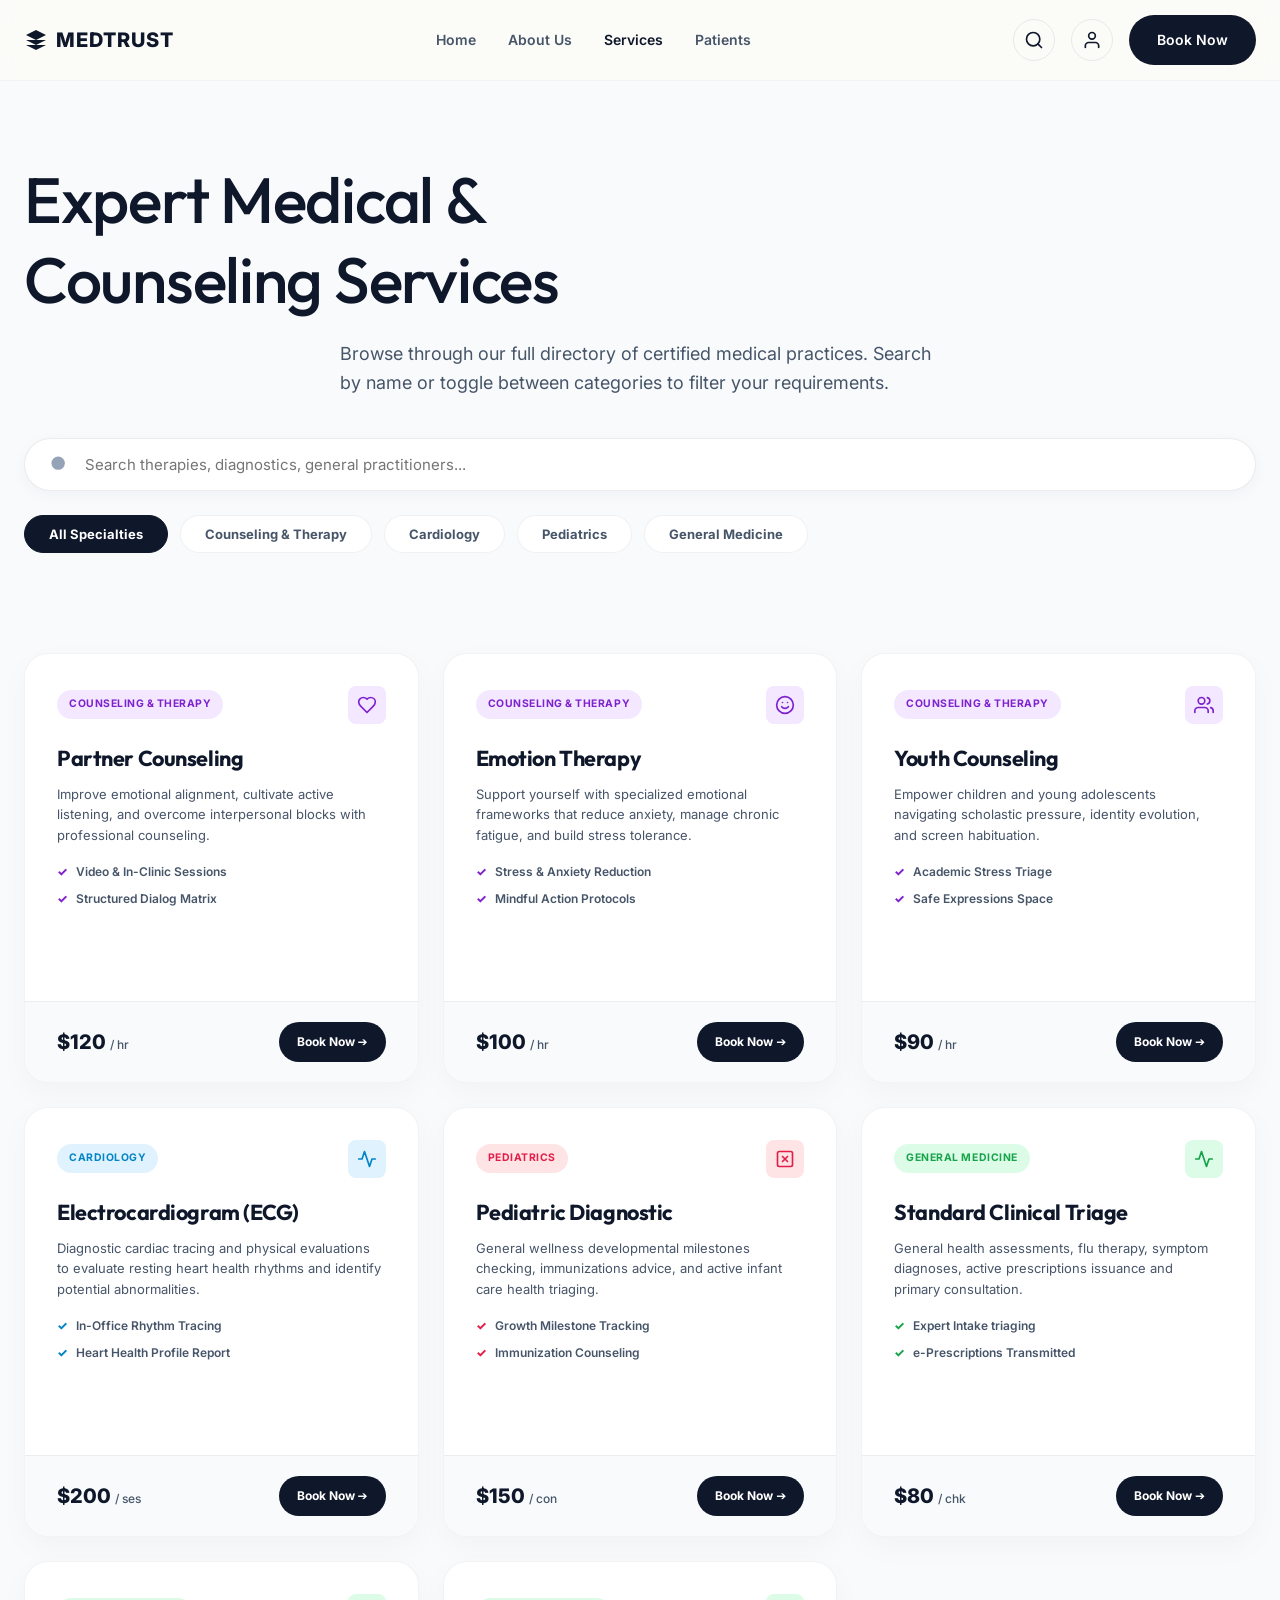
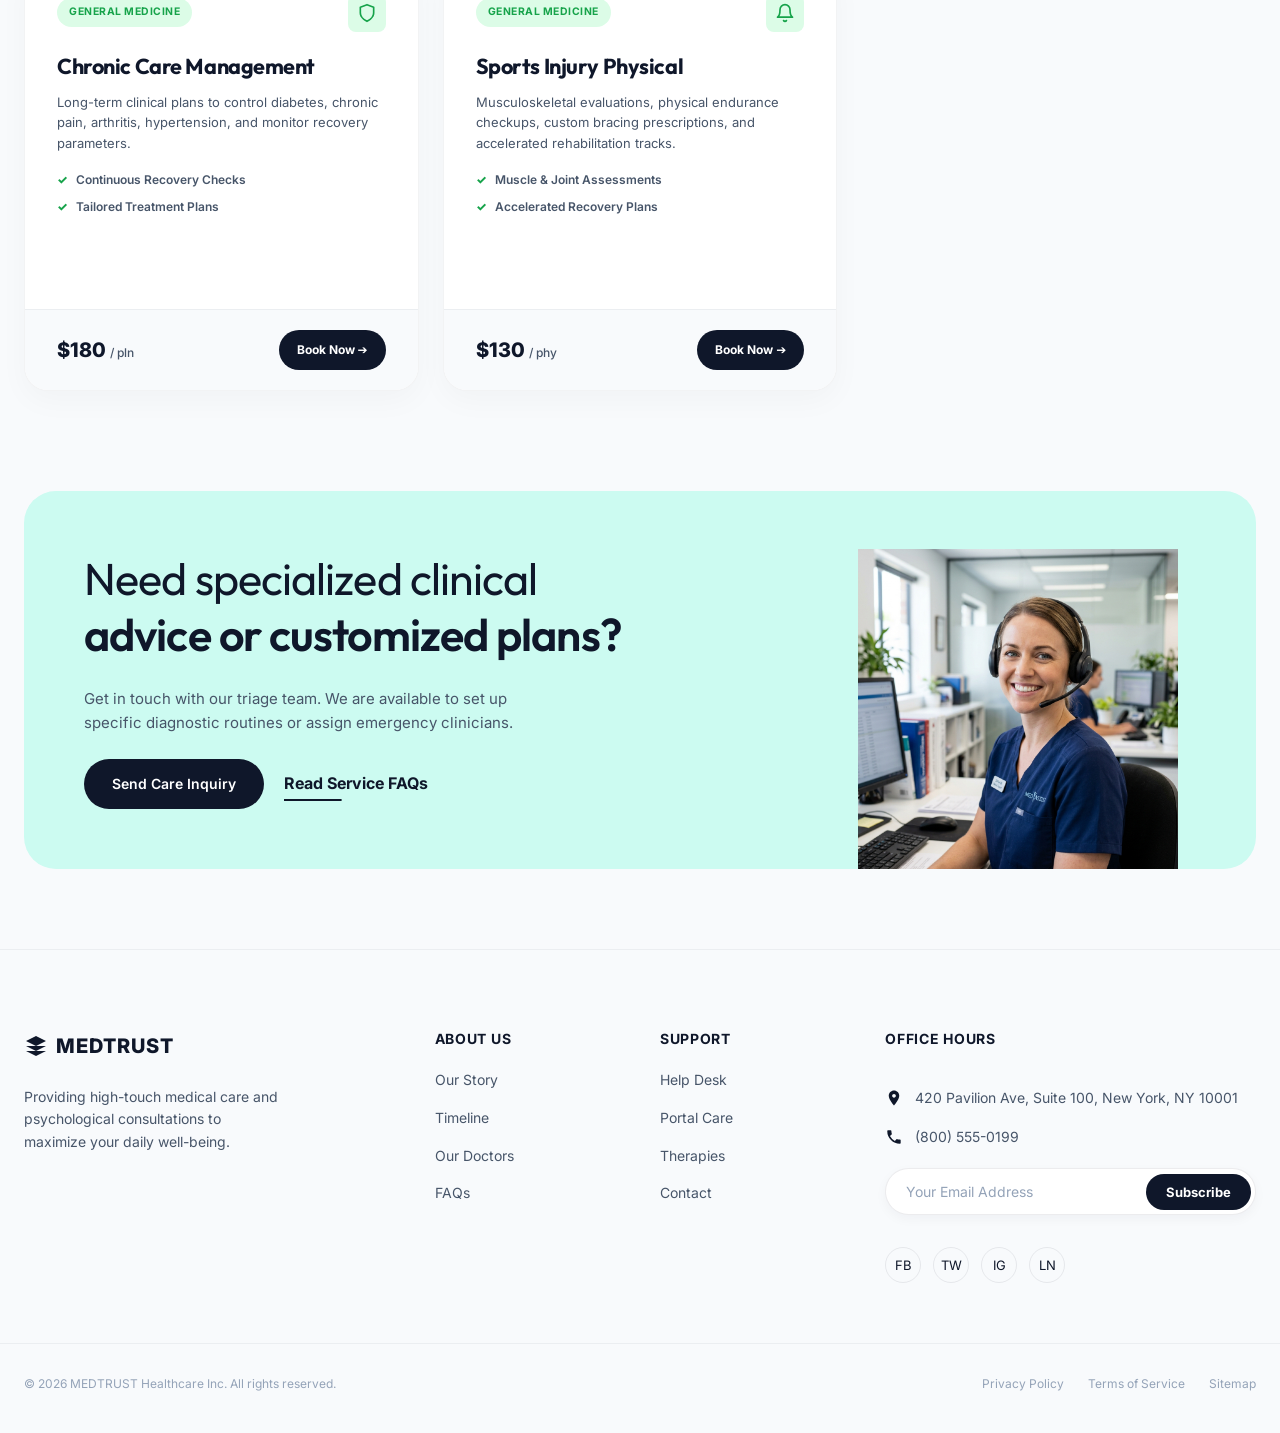
<file: services.html>
<!DOCTYPE html>
<html lang="en">
<head>
  <meta charset="UTF-8">
  <meta name="viewport" content="width=device-width, initial-scale=1.0">
  <title>Our Services - MEDTRUST Healthcare Services</title>
  <!-- SEO Meta Tags -->
  <meta name="description" content="Browse MEDTRUST's comprehensive healthcare catalog. Access expert partner counseling, general medicine, pediatric diagnostics, and cardiology.">
  <!-- Stylesheets -->
  <link rel="stylesheet" href="css/style.css">
</head>
<body>

  <!-- ==========================================
       SITE HEADER
       ========================================== -->
  <header class="site-header" id="mainHeader">
    <div class="container header-container">
      <a href="index.html" class="brand-logo" id="headerLogo">
        <svg viewBox="0 0 24 24">
          <path d="M12 2L2 7l10 5 10-5-10-5zM2 17l10 5 10-5M2 12l10 5 10-5"/>
        </svg>
        <span>MEDTRUST</span>
      </a>
      <nav class="nav-container">
        <ul class="nav-menu">
          <li><a href="index.html" class="nav-link">Home</a></li>
          <li><a href="about.html" class="nav-link">About Us</a></li>
          <li><a href="services.html" class="nav-link active">Services</a></li>
          <li><a href="patients.html" class="nav-link">Patients</a></li>
        </ul>
      </nav>
      <div class="header-actions">
        <button class="action-btn" id="searchActionBtn" data-open-modal="searchModal" aria-label="Search site">
          <svg width="20" height="20" viewBox="0 0 24 24" fill="none" stroke="currentColor" stroke-width="2" stroke-linecap="round" stroke-linejoin="round">
            <circle cx="11" cy="11" r="8"></circle>
            <line x1="21" y1="21" x2="16.65" y2="16.65"></line>
          </svg>
        </button>
        <button class="action-btn" id="profileActionBtn" data-open-modal="loginModal" aria-label="User Account">
          <svg width="20" height="20" viewBox="0 0 24 24" fill="none" stroke="currentColor" stroke-width="2" stroke-linecap="round" stroke-linejoin="round">
            <path d="M20 21v-2a4 4 0 0 0-4-4H8a4 4 0 0 0-4 4v2"></path>
            <circle cx="12" cy="7" r="4"></circle>
          </svg>
        </button>
        <a href="patients.html#bookingSection" class="btn btn-dark btn-sans" id="headerBookBtn">Book Now</a>
        <button class="mobile-nav-toggle" id="mobileNavToggler" aria-label="Toggle navigation menu">
          <span></span>
          <span></span>
          <span></span>
        </button>
      </div>
    </div>
  </header>

  <!-- Mobile Nav Drawer Menu -->
  <aside class="mobile-nav-drawer" id="mobileDrawer">
    <ul class="mobile-nav-list">
      <li><a href="index.html" class="mobile-nav-link">Home</a></li>
      <li><a href="about.html" class="mobile-nav-link">About Us</a></li>
      <li><a href="services.html" class="mobile-nav-link active">Services</a></li>
      <li><a href="patients.html" class="mobile-nav-link">Patients</a></li>
    </ul>
    <div class="mobile-nav-footer">
      <a href="patients.html#bookingSection" class="btn btn-dark btn-sans">Book Appointment</a>
    </div>
  </aside>

  <!-- ==========================================
       SERVICES HERO & FILTER SYSTEM
       ========================================== -->
  <main>
    <section class="services-hero" id="servicesHero">
      <div class="container">
        <h1 class="about-hero-title">Expert Medical &<br><span>Counseling Services</span></h1>
        <p class="about-hero-desc">
          Browse through our full directory of certified medical practices. Search by name or toggle between categories to filter your requirements.
        </p>

        <!-- Filters Wrapper -->
        <div class="services-filter-container">
          <!-- Search input bar -->
          <div class="search-bar-wrapper">
            <svg viewBox="0 0 24 24">
              <circle cx="11" cy="11" r="8"></circle>
              <line x1="21" y1="21" x2="16.65" y2="16.65"></line>
            </svg>
            <input type="text" placeholder="Search therapies, diagnostics, general practitioners..." class="search-input" aria-label="Search care services">
          </div>

          <!-- Category Toggles -->
          <div class="filter-tabs-wrapper">
            <button class="filter-tab active" data-filter="all">All Specialties</button>
            <button class="filter-tab" data-filter="counseling">Counseling & Therapy</button>
            <button class="filter-tab" data-filter="cardiology">Cardiology</button>
            <button class="filter-tab" data-filter="pediatrics">Pediatrics</button>
            <button class="filter-tab" data-filter="general">General Medicine</button>
          </div>
        </div>
      </div>
    </section>

    <!-- ==========================================
         SERVICES GRID SECTION
         ========================================== -->
    <section class="services-section" id="servicesDirectory">
      <div class="container">
        <div class="services-grid-list">
          
          <!-- Card 1: Partner Counseling -->
          <article class="service-item-card accent-counseling" data-category="counseling" id="servCard1">
            <div class="service-item-top">
              <div class="service-header-row">
                <span class="service-item-category badge-counseling">Counseling & Therapy</span>
                <div class="service-icon-box">
                  <svg width="20" height="20" viewBox="0 0 24 24" fill="none" stroke="currentColor" stroke-width="2" stroke-linecap="round" stroke-linejoin="round">
                    <path d="M19 14c1.49-1.46 3-3.21 3-5.5A5.5 5.5 0 0 0 16.5 3c-1.76 0-3 .5-4.5 2-1.5-1.5-2.74-2-4.5-2A5.5 5.5 0 0 0 2 8.5c0 2.3 1.5 4.05 3 5.5l7 7Z"/>
                  </svg>
                </div>
              </div>
              <h3 class="service-item-name">Partner Counseling</h3>
              <p class="service-item-description">
                Improve emotional alignment, cultivate active listening, and overcome interpersonal blocks with professional counseling.
              </p>
              <ul class="service-features">
                <li><span>✓</span> Video &amp; In-Clinic Sessions</li>
                <li><span>✓</span> Structured Dialog Matrix</li>
              </ul>
            </div>
            <div class="service-item-meta">
              <span class="service-item-price">$120 <small>/ hr</small></span>
              <a href="patients.html#bookingSection" class="service-item-book-btn">Book Now ➔</a>
            </div>
          </article>

          <!-- Card 2: Emotion Therapy -->
          <article class="service-item-card accent-counseling" data-category="counseling" id="servCard2">
            <div class="service-item-top">
              <div class="service-header-row">
                <span class="service-item-category badge-counseling">Counseling & Therapy</span>
                <div class="service-icon-box">
                  <svg width="20" height="20" viewBox="0 0 24 24" fill="none" stroke="currentColor" stroke-width="2" stroke-linecap="round" stroke-linejoin="round">
                    <circle cx="12" cy="12" r="10"/><path d="M8 14s1.5 2 4 2 4-2 4-2M9 9h.01M15 9h.01"/>
                  </svg>
                </div>
              </div>
              <h3 class="service-item-name">Emotion Therapy</h3>
              <p class="service-item-description">
                Support yourself with specialized emotional frameworks that reduce anxiety, manage chronic fatigue, and build stress tolerance.
              </p>
              <ul class="service-features">
                <li><span>✓</span> Stress &amp; Anxiety Reduction</li>
                <li><span>✓</span> Mindful Action Protocols</li>
              </ul>
            </div>
            <div class="service-item-meta">
              <span class="service-item-price">$100 <small>/ hr</small></span>
              <a href="patients.html#bookingSection" class="service-item-book-btn">Book Now ➔</a>
            </div>
          </article>

          <!-- Card 3: Youth Counseling -->
          <article class="service-item-card accent-counseling" data-category="counseling" id="servCard3">
            <div class="service-item-top">
              <div class="service-header-row">
                <span class="service-item-category badge-counseling">Counseling & Therapy</span>
                <div class="service-icon-box">
                  <svg width="20" height="20" viewBox="0 0 24 24" fill="none" stroke="currentColor" stroke-width="2" stroke-linecap="round" stroke-linejoin="round">
                    <path d="M17 21v-2a4 4 0 0 0-4-4H5a4 4 0 0 0-4 4v2"/><circle cx="9" cy="7" r="4"/><path d="M23 21v-2a4 4 0 0 0-3-3.87"/><path d="M16 3.13a4 4 0 0 1 0 7.75"/>
                  </svg>
                </div>
              </div>
              <h3 class="service-item-name">Youth Counseling</h3>
              <p class="service-item-description">
                Empower children and young adolescents navigating scholastic pressure, identity evolution, and screen habituation.
              </p>
              <ul class="service-features">
                <li><span>✓</span> Academic Stress Triage</li>
                <li><span>✓</span> Safe Expressions Space</li>
              </ul>
            </div>
            <div class="service-item-meta">
              <span class="service-item-price">$90 <small>/ hr</small></span>
              <a href="patients.html#bookingSection" class="service-item-book-btn">Book Now ➔</a>
            </div>
          </article>

          <!-- Card 4: Cardiology Check -->
          <article class="service-item-card accent-cardiology" data-category="cardiology" id="servCard4">
            <div class="service-item-top">
              <div class="service-header-row">
                <span class="service-item-category badge-cardiology">Cardiology</span>
                <div class="service-icon-box">
                  <svg width="20" height="20" viewBox="0 0 24 24" fill="none" stroke="currentColor" stroke-width="2" stroke-linecap="round" stroke-linejoin="round">
                    <path d="M22 12h-4l-3 9L9 3l-3 9H2"/>
                  </svg>
                </div>
              </div>
              <h3 class="service-item-name">Electrocardiogram (ECG)</h3>
              <p class="service-item-description">
                Diagnostic cardiac tracing and physical evaluations to evaluate resting heart health rhythms and identify potential abnormalities.
              </p>
              <ul class="service-features">
                <li><span>✓</span> In-Office Rhythm Tracing</li>
                <li><span>✓</span> Heart Health Profile Report</li>
              </ul>
            </div>
            <div class="service-item-meta">
              <span class="service-item-price">$200 <small>/ ses</small></span>
              <a href="patients.html#bookingSection" class="service-item-book-btn">Book Now ➔</a>
            </div>
          </article>

          <!-- Card 5: Pediatric Check -->
          <article class="service-item-card accent-pediatrics" data-category="pediatrics" id="servCard5">
            <div class="service-item-top">
              <div class="service-header-row">
                <span class="service-item-category badge-pediatrics">Pediatrics</span>
                <div class="service-icon-box">
                  <svg width="20" height="20" viewBox="0 0 24 24" fill="none" stroke="currentColor" stroke-width="2" stroke-linecap="round" stroke-linejoin="round">
                    <rect x="3" y="3" width="18" height="18" rx="2" ry="2"/><line x1="9" y1="9" x2="15" y2="15"/><line x1="15" y1="9" x2="9" y2="15"/>
                  </svg>
                </div>
              </div>
              <h3 class="service-item-name">Pediatric Diagnostic</h3>
              <p class="service-item-description">
                General wellness developmental milestones checking, immunizations advice, and active infant care health triaging.
              </p>
              <ul class="service-features">
                <li><span>✓</span> Growth Milestone Tracking</li>
                <li><span>✓</span> Immunization Counseling</li>
              </ul>
            </div>
            <div class="service-item-meta">
              <span class="service-item-price">$150 <small>/ con</small></span>
              <a href="patients.html#bookingSection" class="service-item-book-btn">Book Now ➔</a>
            </div>
          </article>

          <!-- Card 6: General Triage -->
          <article class="service-item-card accent-general" data-category="general" id="servCard6">
            <div class="service-item-top">
              <div class="service-header-row">
                <span class="service-item-category badge-general">General Medicine</span>
                <div class="service-icon-box">
                  <svg width="20" height="20" viewBox="0 0 24 24" fill="none" stroke="currentColor" stroke-width="2" stroke-linecap="round" stroke-linejoin="round">
                    <path d="M22 12h-4l-3 9L9 3l-3 9H2"/>
                  </svg>
                </div>
              </div>
              <h3 class="service-item-name">Standard Clinical Triage</h3>
              <p class="service-item-description">
                General health assessments, flu therapy, symptom diagnoses, active prescriptions issuance and primary consultation.
              </p>
              <ul class="service-features">
                <li><span>✓</span> Expert Intake triaging</li>
                <li><span>✓</span> e-Prescriptions Transmitted</li>
              </ul>
            </div>
            <div class="service-item-meta">
              <span class="service-item-price">$80 <small>/ chk</small></span>
              <a href="patients.html#bookingSection" class="service-item-book-btn">Book Now ➔</a>
            </div>
          </article>

          <!-- Card 7: Chronic Care Planning -->
          <article class="service-item-card accent-general" data-category="general" id="servCard7">
            <div class="service-item-top">
              <div class="service-header-row">
                <span class="service-item-category badge-general">General Medicine</span>
                <div class="service-icon-box">
                  <svg width="20" height="20" viewBox="0 0 24 24" fill="none" stroke="currentColor" stroke-width="2" stroke-linecap="round" stroke-linejoin="round">
                    <path d="M12 22s8-4 8-10V5l-8-3-8 3v7c0 6 8 10 8 10z"/>
                  </svg>
                </div>
              </div>
              <h3 class="service-item-name">Chronic Care Management</h3>
              <p class="service-item-description">
                Long-term clinical plans to control diabetes, chronic pain, arthritis, hypertension, and monitor recovery parameters.
              </p>
              <ul class="service-features">
                <li><span>✓</span> Continuous Recovery Checks</li>
                <li><span>✓</span> Tailored Treatment Plans</li>
              </ul>
            </div>
            <div class="service-item-meta">
              <span class="service-item-price">$180 <small>/ pln</small></span>
              <a href="patients.html#bookingSection" class="service-item-book-btn">Book Now ➔</a>
            </div>
          </article>

          <!-- Card 8: Sports Medicine -->
          <article class="service-item-card accent-general" data-category="general" id="servCard8">
            <div class="service-item-top">
              <div class="service-header-row">
                <span class="service-item-category badge-general">General Medicine</span>
                <div class="service-icon-box">
                  <svg width="20" height="20" viewBox="0 0 24 24" fill="none" stroke="currentColor" stroke-width="2" stroke-linecap="round" stroke-linejoin="round">
                    <path d="M18 8A6 6 0 0 0 6 8c0 7-3 9-3 9h18s-3-2-3-9M13.73 21a2 2 0 0 1-3.46 0"/>
                  </svg>
                </div>
              </div>
              <h3 class="service-item-name">Sports Injury Physical</h3>
              <p class="service-item-description">
                Musculoskeletal evaluations, physical endurance checkups, custom bracing prescriptions, and accelerated rehabilitation tracks.
              </p>
              <ul class="service-features">
                <li><span>✓</span> Muscle &amp; Joint Assessments</li>
                <li><span>✓</span> Accelerated Recovery Plans</li>
              </ul>
            </div>
            <div class="service-item-meta">
              <span class="service-item-price">$130 <small>/ phy</small></span>
              <a href="patients.html#bookingSection" class="service-item-book-btn">Book Now ➔</a>
            </div>
          </article>
          
        </div>
      </div>
    </section>

    <!-- ==========================================
         CALL TO ACTION SECTION
         ========================================== -->
    <section class="footer-cta-container" style="padding-top: 20px;">
      <div class="container">
        <div class="cta-banner">
          <div class="cta-content">
            <h2 class="cta-title">Need specialized clinical <br><span>advice or customized plans?</span></h2>
            <p class="cta-desc">
              Get in touch with our triage team. We are available to set up specific diagnostic routines or assign emergency clinicians.
            </p>
            <div class="cta-buttons">
              <a href="about.html#contactSection" class="btn btn-dark btn-sans">Send Care Inquiry</a>
              <a href="patients.html#faqsSection" class="btn-text btn-sans">Read Service FAQs</a>
            </div>
          </div>
          <div class="cta-image-wrapper">
            <img src="assets/images/support_agent.png" alt="Clinical operator support">
          </div>
        </div>
      </div>
    </section>
  </main>

  <!-- ==========================================
       SITE FOOTER
       ========================================== -->
  <footer class="site-footer" id="mainFooter">
    <div class="container footer-grid">
      <div class="footer-info">
        <a href="index.html" class="brand-logo">
          <svg viewBox="0 0 24 24">
            <path d="M12 2L2 7l10 5 10-5-10-5zM2 17l10 5 10-5M2 12l10 5 10-5"/>
          </svg>
          <span>MEDTRUST</span>
        </a>
        <p class="footer-desc">
          Providing high-touch medical care and psychological consultations to maximize your daily well-being.
        </p>
      </div>
      <div>
        <h4 class="footer-title">About Us</h4>
        <ul class="footer-links">
          <li><a href="about.html" class="footer-link">Our Story</a></li>
          <li><a href="about.html#timelineSection" class="footer-link">Timeline</a></li>
          <li><a href="about.html#doctorsSection" class="footer-link">Our Doctors</a></li>
          <li><a href="patients.html#faqsSection" class="footer-link">FAQs</a></li>
        </ul>
      </div>
      <div>
        <h4 class="footer-title">Support</h4>
        <ul class="footer-links">
          <li><a href="about.html#contactSection" class="footer-link">Help Desk</a></li>
          <li><a href="patients.html" class="footer-link">Portal Care</a></li>
          <li><a href="services.html" class="footer-link">Therapies</a></li>
          <li><a href="about.html#contactSection" class="footer-link">Contact</a></li>
        </ul>
      </div>
      <div class="footer-signup">
        <h4 class="footer-title">Office Hours</h4>
        <div class="footer-contact-info">
          <div class="contact-item">
            <svg viewBox="0 0 24 24"><path d="M12 2C8.13 2 5 5.13 5 9c0 5.25 7 13 7 13s7-7.75 7-13c0-3.87-3.13-7-7-7zm0 9.5c-1.38 0-2.5-1.12-2.5-2.5s1.12-2.5 2.5-2.5 2.5 1.12 2.5 2.5-1.12 2.5-2.5 2.5z"/></svg>
            <span>420 Pavilion Ave, Suite 100, New York, NY 10001</span>
          </div>
          <div class="contact-item">
            <svg viewBox="0 0 24 24"><path d="M6.62 10.79a15.15 15.15 0 0 0 6.5 6.5l2.2-2.2c.27-.27.67-.36 1.01-.24 1.12.37 2.33.57 3.57.57a1 1 0 0 1 1 1V20a1 1 0 0 1-1 1A17 17 0 0 1 3 4a1 1 0 0 1 1-1h3.5a1 1 0 0 1 1 1c0 1.25.2 2.45.57 3.57.11.35.03.74-.25 1.02l-2.2 2.2z"/></svg>
            <span>(800) 555-0199</span>
          </div>
        </div>
        <form class="signup-form" id="newsletterForm">
          <input type="email" placeholder="Your Email Address" class="signup-input" required aria-label="Email address for updates">
          <button type="submit" class="signup-btn">Subscribe</button>
        </form>
        <div class="social-links">
          <a href="#" class="social-btn" aria-label="Facebook">FB</a>
          <a href="#" class="social-btn" aria-label="Twitter">TW</a>
          <a href="#" class="social-btn" aria-label="Instagram">IG</a>
          <a href="#" class="social-btn" aria-label="LinkedIn">LN</a>
        </div>
      </div>
    </div>
    <div class="container footer-bottom">
      <p>&copy; 2026 MEDTRUST Healthcare Inc. All rights reserved.</p>
      <div class="footer-bottom-links">
        <a href="#">Privacy Policy</a>
        <a href="#">Terms of Service</a>
        <a href="#">Sitemap</a>
      </div>
    </div>
  </footer>

  <!-- ==========================================
       MODALS SYSTEM (SEARCH & LOGIN)
       ========================================== -->
  <!-- Search Modal -->
  <div class="modal-overlay" id="searchModal">
    <div class="modal-box">
      <button class="modal-close-btn" data-close-modal>✕</button>
      <h3 class="modal-title">Search MEDTRUST</h3>
      <p class="modal-desc">Type queries to locate doctors, resources, or advice.</p>
      <div style="display:flex; gap:10px;">
        <input type="text" placeholder="Enter keywords..." class="form-input" style="flex-grow:1;">
        <button class="btn btn-dark btn-sans" style="padding:10px 20px;">Search</button>
      </div>
    </div>
  </div>

  <!-- Login Modal -->
  <div class="modal-overlay" id="loginModal">
    <div class="modal-box">
      <button class="modal-close-btn" data-close-modal>✕</button>
      <h3 class="modal-title">Patient Portal Login</h3>
      <p class="modal-desc">Access clinical history, active appointments and billing files.</p>
      <form style="display:flex; flex-direction:column; gap:16px;">
        <div>
          <label class="input-label">Email Address</label>
          <input type="email" class="form-input" required>
        </div>
        <div>
          <label class="input-label">Password</label>
          <input type="password" class="form-input" required>
        </div>
        <button type="submit" class="btn btn-dark btn-sans" style="margin-top:10px;">Login Account</button>
      </form>
    </div>
  </div>

  <!-- Scripts -->
  <script src="js/main.js"></script>
</body>
</html>
</file>
<file: css/style.css>
/* 
========================================================================
   MEDTRUST PRIMARY STYLE SHEET
   Premium Medical & Counseling Web Interface Style System
======================================================================== 
*/

/* --- Google Fonts Import --- */
@import url('https://fonts.googleapis.com/css2?family=Inter:wght@100..900&family=Outfit:wght@100..900&display=swap');

/* --- Design Tokens / Core Variables --- */
:root {
  /* Colors */
  --color-bg-base: #F8FAFC;
  --color-bg-card-beige: #E2E8F0;
  --color-text-primary: #0F172A;
  --color-text-secondary: #475569;
  --color-text-light: #94A3B8;
  
  --color-mint-light: #DBEAFE;
  --color-mint-medium: #BFDBFE;
  --color-teal-accent: #2563EB;
  --color-teal-dark: #1E40AF;
  
  --color-yellow-light: #CCFBF1;
  --color-yellow-medium: #99F6E4;
  --color-yellow-accent: #0D9488;
  
  --color-white: #FFFFFF;
  --color-dark-accent: #151B26;
  --color-shadow: rgba(15, 23, 42, 0.04);
  --color-shadow-hover: rgba(15, 23, 42, 0.08);

  /* Fonts */
  --font-serif: 'Outfit', -apple-system, BlinkMacSystemFont, "Segoe UI", Roboto, Helvetica, sans-serif;
  --font-sans: 'Inter', system-ui, -apple-system, sans-serif;

  /* Border Radii */
  --radius-sm: 8px;
  --radius-md: 16px;
  --radius-lg: 24px;
  --radius-xl: 32px;
  --radius-full: 9999px;

  /* Transitions */
  --transition-fast: 0.2s cubic-bezier(0.4, 0, 0.2, 1);
  --transition-normal: 0.3s cubic-bezier(0.4, 0, 0.2, 1);
  --transition-slow: 0.5s cubic-bezier(0.16, 1, 0.3, 1);
  
  /* Layout Spacing */
  --container-max: 1280px;
}

/* --- Base Resets & Typography --- */
*, *::before, *::after {
  box-sizing: border-box;
  margin: 0;
  padding: 0;
}

html {
  scroll-behavior: smooth;
  -webkit-font-smoothing: antialiased;
}

body {
  font-family: var(--font-sans);
  background-color: var(--color-bg-base);
  color: var(--color-text-primary);
  line-height: 1.6;
  overflow-x: hidden;
}

img {
  max-width: 100%;
  height: auto;
  display: block;
  object-fit: cover;
}

a {
  text-decoration: none;
  color: inherit;
  transition: var(--transition-fast);
}

button, input, select, textarea {
  font-family: inherit;
  font-size: inherit;
  border: none;
  outline: none;
  background: none;
}

button {
  cursor: pointer;
}

/* --- Global Layout Utilities --- */
.container {
  width: 100%;
  max-width: var(--container-max);
  margin: 0 auto;
  padding: 0 24px;
}

.section-padding {
  padding: 80px 0;
}

@media (max-width: 768px) {
  .section-padding {
    padding: 50px 0;
  }
}

/* Typography styles */
h1, h2, h3, h4 {
  font-family: var(--font-serif);
  font-weight: 700;
  line-height: 1.25;
  letter-spacing: -0.02em;
}

.text-sans {
  font-family: var(--font-sans);
  letter-spacing: -0.01em;
}

.tag-label {
  display: inline-block;
  font-size: 0.75rem;
  font-weight: 600;
  text-transform: uppercase;
  letter-spacing: 0.05em;
  padding: 6px 14px;
  border-radius: var(--radius-full);
}

.tag-mint {
  background-color: var(--color-mint-light);
  color: var(--color-teal-accent);
}

.tag-yellow {
  background-color: var(--color-yellow-light);
  color: var(--color-yellow-accent);
}

.tag-white {
  background-color: var(--color-white);
  color: var(--color-text-primary);
  border: 1px solid rgba(17, 24, 39, 0.1);
}

/* Buttons */
.btn {
  display: inline-flex;
  align-items: center;
  justify-content: center;
  padding: 14px 28px;
  font-size: 0.875rem;
  font-weight: 600;
  border-radius: var(--radius-full);
  transition: var(--transition-normal);
  gap: 8px;
}

.btn-dark {
  background-color: var(--color-text-primary);
  color: var(--color-white);
}

.btn-dark:hover {
  background-color: #2D3748;
  transform: translateY(-2px);
  box-shadow: 0 4px 12px rgba(17, 24, 39, 0.15);
}

.btn-outline {
  border: 1px solid var(--color-text-primary);
  color: var(--color-text-primary);
}

.btn-outline:hover {
  background-color: var(--color-text-primary);
  color: var(--color-white);
  transform: translateY(-2px);
}

.btn-text {
  padding: 0;
  color: var(--color-text-primary);
  font-weight: 700;
  position: relative;
}

.btn-text::after {
  content: '';
  position: absolute;
  bottom: -4px;
  left: 0;
  width: 100%;
  height: 2px;
  background-color: var(--color-text-primary);
  transform: scaleX(0.4);
  transform-origin: left;
  transition: var(--transition-normal);
}

.btn-text:hover::after {
  transform: scaleX(1);
}

/* ========================================================================
   HEADER & NAVIGATION
   ======================================================================== */
.site-header {
  position: fixed;
  top: 0;
  left: 0;
  width: 100%;
  background-color: rgba(252, 251, 247, 0.85);
  backdrop-filter: blur(12px);
  -webkit-backdrop-filter: blur(12px);
  z-index: 1000;
  border-bottom: 1px solid rgba(17, 24, 39, 0.03);
  transition: var(--transition-normal);
}

.header-scrolled {
  background-color: var(--color-bg-base);
  box-shadow: 0 4px 20px rgba(17, 24, 39, 0.03);
}

.header-container {
  display: flex;
  align-items: center;
  justify-content: space-between;
  height: 80px;
}

/* Brand Logo */
.brand-logo {
  display: flex;
  align-items: center;
  font-family: var(--font-sans);
  font-weight: 800;
  font-size: 1.25rem;
  letter-spacing: 0.05em;
  color: var(--color-text-primary);
  gap: 8px;
}

.brand-logo svg {
  width: 24px;
  height: 24px;
  fill: var(--color-text-primary);
}

/* Main Navigation Menu */
.nav-menu {
  display: flex;
  align-items: center;
  list-style: none;
  gap: 32px;
}

.nav-link {
  font-weight: 600;
  font-size: 0.875rem;
  color: var(--color-text-secondary);
}

.nav-link:hover, .nav-link.active {
  color: var(--color-text-primary);
}

/* Header Actions */
.header-actions {
  display: flex;
  align-items: center;
  gap: 16px;
}

.action-btn {
  display: flex;
  align-items: center;
  justify-content: center;
  width: 42px;
  height: 42px;
  border-radius: var(--radius-full);
  border: 1px solid rgba(17, 24, 39, 0.08);
  color: var(--color-text-primary);
  transition: var(--transition-fast);
}

.action-btn:hover {
  background-color: var(--color-white);
  box-shadow: 0 4px 10px rgba(17, 24, 39, 0.05);
}

/* Mobile Navigation Toggle Button */
.mobile-nav-toggle {
  display: none;
  flex-direction: column;
  justify-content: space-between;
  width: 24px;
  height: 18px;
  z-index: 1001;
}

.mobile-nav-toggle span {
  display: block;
  width: 100%;
  height: 2px;
  background-color: var(--color-text-primary);
  border-radius: var(--radius-full);
  transition: var(--transition-normal);
}

/* Mobile Sidebar Nav Drawer */
.mobile-nav-drawer {
  position: fixed;
  top: 0;
  right: -100%;
  width: 100%;
  max-width: 320px;
  height: 100vh;
  background-color: var(--color-bg-base);
  box-shadow: -10px 0 30px rgba(0, 0, 0, 0.05);
  z-index: 999;
  padding: 100px 32px 40px;
  display: flex;
  flex-direction: column;
  justify-content: space-between;
  transition: var(--transition-slow);
}

.mobile-nav-drawer.active {
  right: 0;
}

.mobile-nav-list {
  display: flex;
  flex-direction: column;
  list-style: none;
  gap: 24px;
}

.mobile-nav-link {
  font-family: var(--font-serif);
  font-size: 1.75rem;
  font-weight: 600;
  color: var(--color-text-primary);
}

.mobile-nav-link:hover {
  padding-left: 8px;
  color: var(--color-teal-accent);
}

.mobile-nav-footer {
  display: flex;
  flex-direction: column;
  gap: 16px;
}

/* Responsive Header */
@media (max-width: 991px) {
  .nav-menu {
    display: none;
  }
  .mobile-nav-toggle {
    display: flex;
  }
  .mobile-nav-toggle.open span:nth-child(1) {
    transform: translateY(8px) rotate(45deg);
  }
  .mobile-nav-toggle.open span:nth-child(2) {
    opacity: 0;
  }
  .mobile-nav-toggle.open span:nth-child(3) {
    transform: translateY(-8px) rotate(-45deg);
  }
}

@media (max-width: 768px) {
  /* Make the Book Now button compact to save header real estate */
  #headerBookBtn {
    padding: 8px 16px;
    font-size: 0.75rem;
  }
  
  /* Hide search and profile icons from header on mobile to prevent overflow */
  .header-actions #searchActionBtn,
  .header-actions #profileActionBtn {
    display: none;
  }
  
  /* Reduce gap on small headers */
  .header-actions {
    gap: 8px;
  }
}


/* ========================================================================
   HERO SECTION
   ======================================================================== */
.hero-section {
  padding-top: 140px;
  padding-bottom: 60px;
}

.hero-grid {
  display: grid;
  grid-template-columns: 1.1fr 0.9fr;
  gap: 48px;
  align-items: center;
}

.hero-content {
  display: flex;
  flex-direction: column;
  gap: 32px;
}

.hero-title {
  font-size: clamp(2.5rem, 5vw, 4rem);
  font-weight: 400;
  color: var(--color-text-primary);
}

.hero-title span {
  font-weight: 600;
}

.hero-description {
  font-size: 1.125rem;
  color: var(--color-text-secondary);
  max-width: 500px;
}

.hero-actions {
  display: flex;
  align-items: center;
  gap: 24px;
  flex-wrap: wrap;
}

/* Stats Block */
.hero-stats {
  display: flex;
  gap: 40px;
  border-top: 1px solid rgba(17, 24, 39, 0.08);
  padding-top: 32px;
  margin-top: 16px;
}

.stat-item {
  display: flex;
  flex-direction: column;
  gap: 8px;
}

.stat-number {
  font-size: 2.25rem;
  font-family: var(--font-serif);
  font-weight: 600;
  color: var(--color-text-primary);
  display: flex;
  align-items: center;
}

.stat-label {
  font-size: 0.8125rem;
  color: var(--color-text-secondary);
  font-weight: 500;
  max-width: 140px;
}

.stat-avatars {
  display: flex;
  margin-left: 8px;
  align-items: center;
}

.stat-avatar {
  width: 28px;
  height: 28px;
  border-radius: var(--radius-full);
  border: 2px solid var(--color-bg-base);
  margin-left: -8px;
}

.stat-avatar:first-child {
  margin-left: 0;
}

/* Hero Visual Column */
.hero-visual {
  position: relative;
}

.hero-image-wrapper {
  border-radius: var(--radius-xl);
  overflow: hidden;
  background-color: var(--color-mint-light);
  height: 480px;
  box-shadow: 0 20px 40px rgba(17, 24, 39, 0.03);
}

.hero-image-wrapper img {
  width: 100%;
  height: 100%;
  object-fit: cover;
}

.hero-floating-badge {
  position: absolute;
  top: 32px;
  left: -24px;
  background-color: var(--color-white);
  padding: 12px 24px;
  border-radius: var(--radius-full);
  box-shadow: 0 10px 25px rgba(17, 24, 39, 0.06);
  display: flex;
  align-items: center;
  gap: 12px;
  font-size: 0.875rem;
  font-weight: 700;
  animation: float 4s ease-in-out infinite;
}

.badge-arrow-btn {
  width: 28px;
  height: 28px;
  border-radius: var(--radius-full);
  background-color: var(--color-text-primary);
  color: var(--color-white);
  display: flex;
  align-items: center;
  justify-content: center;
}

@keyframes float {
  0%, 100% { transform: translateY(0); }
  50% { transform: translateY(-8px); }
}

@media (max-width: 991px) {
  .hero-grid {
    grid-template-columns: 1fr;
    gap: 48px;
  }
  .hero-visual {
    order: -1;
  }
  .hero-image-wrapper {
    height: 400px;
  }
  .hero-floating-badge {
    left: 24px;
  }
}

/* ========================================================================
   UNDER-HERO CARD LAYOUT GRID
   ======================================================================== */
.under-hero-cards {
  padding: 20px 0 80px;
}

.grid-4col {
  display: grid;
  grid-template-columns: repeat(4, 1fr);
  gap: 20px;
}

.feature-card {
  background-color: var(--color-white);
  border-radius: var(--radius-lg);
  display: block;
  height: 320px;
  padding: 16px;
  border: 1px solid rgba(15, 23, 42, 0.04);
  box-shadow: 0 4px 20px var(--color-shadow);
  transition: var(--transition-normal);
  position: relative;
  overflow: hidden;
  box-sizing: border-box;
}

.feature-card:hover {
  transform: translateY(-5px);
  box-shadow: 0 12px 30px rgba(15, 23, 42, 0.06);
}

.feature-card-image-wrapper {
  width: 100%;
  height: 100%;
  border-radius: var(--radius-md);
  position: relative;
  overflow: hidden;
  background-color: var(--color-bg-card-beige);
}

.feature-card-image-wrapper img {
  width: 100%;
  height: 100%;
  object-fit: cover;
  transition: var(--transition-slow);
}

.feature-card:hover .feature-card-image-wrapper img {
  transform: scale(1.06);
}

.feature-card-content {
  position: absolute;
  bottom: 0;
  left: 0;
  width: 100%;
  padding: 28px 20px 20px;
  box-sizing: border-box;
  background: linear-gradient(to top, rgba(15, 23, 42, 0.95) 0%, rgba(15, 23, 42, 0.5) 65%, rgba(15, 23, 42, 0) 100%);
  display: flex;
  flex-direction: column;
  gap: 14px;
  justify-content: flex-end;
  z-index: 2;
}

.feature-card-header {
  display: flex;
  justify-content: space-between;
  align-items: center;
}

.feature-icon-wrapper {
  width: 40px;
  height: 40px;
  border-radius: var(--radius-full);
  background-color: rgba(255, 255, 255, 0.2);
  backdrop-filter: blur(8px);
  -webkit-backdrop-filter: blur(8px);
  display: flex;
  align-items: center;
  justify-content: center;
  color: #FFFFFF;
}

.feature-card-btn {
  width: 32px;
  height: 32px;
  border-radius: var(--radius-full);
  background-color: #FFFFFF;
  display: flex;
  align-items: center;
  justify-content: center;
  font-size: 0.75rem;
  color: #0F172A;
  font-weight: 700;
  box-shadow: 0 4px 12px rgba(15, 23, 42, 0.15);
  transition: var(--transition-fast);
}

.feature-card:hover .feature-card-btn {
  transform: scale(1.1);
  background-color: #FFFFFF;
  color: var(--color-teal-accent);
}

.feature-card-title {
  font-family: var(--font-serif);
  font-size: 1rem;
  font-weight: 700;
  line-height: 1.35;
  color: #FFFFFF;
  text-shadow: 0 1px 3px rgba(15, 23, 42, 0.3);
}

/* Background Gradients/Accents for Special Cards */
.feature-card.highlight-mint {
  background-color: var(--color-mint-light);
  border: 1px solid var(--color-mint-medium);
}
.feature-card.highlight-yellow {
  background-color: var(--color-yellow-light);
  border: 1px solid var(--color-yellow-medium);
}

@media (max-width: 991px) {
  .grid-4col {
    grid-template-columns: repeat(2, 1fr);
  }
}

@media (max-width: 576px) {
  .grid-4col {
    grid-template-columns: 1fr;
  }
}

/* ========================================================================
   THE ROAD TO COMPLETE WELL-BEING (COUNSELING)
   ======================================================================== */
.section-header {
  display: grid;
  grid-template-columns: 1.2fr 0.8fr;
  gap: 40px;
  align-items: flex-end;
  margin-bottom: 50px;
}

.section-title {
  font-size: clamp(2rem, 4vw, 3rem);
  font-weight: 500;
  color: var(--color-text-primary);
}

.section-header-right {
  display: flex;
  flex-direction: column;
  gap: 20px;
  align-items: flex-start;
}

.section-header-desc {
  font-size: 0.9375rem;
  color: var(--color-text-secondary);
}

@media (max-width: 768px) {
  .section-header {
    grid-template-columns: 1fr;
    gap: 20px;
    margin-bottom: 32px;
  }
}

.counseling-grid {
  display: grid;
  grid-template-columns: repeat(4, 1fr);
  gap: 20px;
}

.counseling-card {
  background-color: var(--color-mint-light);
  border-radius: var(--radius-lg);
  padding: 24px;
  display: flex;
  flex-direction: column;
  justify-content: space-between;
  height: 480px;
  transition: var(--transition-normal);
  position: relative;
  overflow: hidden;
}

.counseling-card:hover {
  transform: translateY(-8px);
  box-shadow: 0 12px 30px rgba(0, 121, 107, 0.05);
}

.counseling-card-top {
  display: flex;
  flex-direction: column;
  gap: 16px;
}

.counseling-title {
  font-family: var(--font-serif);
  font-size: 1.35rem;
  font-weight: 600;
  color: var(--color-text-primary);
  margin-top: 4px;
}

.counseling-desc {
  font-size: 0.8125rem;
  color: var(--color-text-secondary);
  line-height: 1.5;
}

.counseling-tags {
  display: flex;
  gap: 8px;
  flex-wrap: wrap;
}

.counseling-image-wrapper {
  height: 220px;
  border-radius: var(--radius-md);
  overflow: hidden;
  position: relative;
}

.counseling-image-wrapper img {
  width: 100%;
  height: 100%;
  object-fit: cover;
  transition: var(--transition-slow);
}

.counseling-card:hover .counseling-image-wrapper img {
  transform: scale(1.05);
}

.counseling-overlay-btn {
  position: absolute;
  bottom: 12px;
  left: 12px;
  padding: 8px 16px;
  background-color: rgba(21, 27, 38, 0.7);
  backdrop-filter: blur(8px);
  -webkit-backdrop-filter: blur(8px);
  border-radius: var(--radius-full);
  color: var(--color-white);
  font-size: 0.75rem;
  font-weight: 600;
  display: flex;
  align-items: center;
  gap: 6px;
  transition: var(--transition-fast);
}

.counseling-card:hover .counseling-overlay-btn {
  background-color: var(--color-text-primary);
}

@media (max-width: 1199px) {
  .counseling-grid {
    grid-template-columns: repeat(2, 1fr);
  }
}

@media (max-width: 576px) {
  .counseling-grid {
    grid-template-columns: 1fr;
  }
  .counseling-card {
    height: 440px;
  }
}

/* ========================================================================
   IMPORTANT INFORMATION FOR PATIENTS
   ======================================================================== */
.patients-info-section {
  background-color: var(--color-bg-base);
  padding: 80px 0;
}

.section-subtitle-center {
  text-align: center;
  font-size: 2.25rem;
  font-family: var(--font-serif);
  color: var(--color-text-primary);
  margin-bottom: 12px;
}

.section-desc-center {
  text-align: center;
  font-size: 0.9375rem;
  color: var(--color-text-secondary);
  max-width: 600px;
  margin: 0 auto 50px;
}

.info-layout-grid {
  display: grid;
  grid-template-columns: 1fr 1fr;
  gap: 24px;
}

.info-col-left {
  display: flex;
  flex-direction: column;
  gap: 24px;
}

/* Left - Top Yellow Block */
.info-yellow-card {
  background-color: var(--color-yellow-light);
  border-radius: var(--radius-lg);
  padding: 40px;
  display: flex;
  flex-direction: column;
  justify-content: space-between;
  min-height: 260px;
  position: relative;
}

.info-yellow-header {
  display: flex;
  justify-content: space-between;
  align-items: flex-start;
}

.avatars-group {
  display: flex;
}

.avatar-badge {
  width: 32px;
  height: 32px;
  border-radius: var(--radius-full);
  border: 2px solid var(--color-yellow-light);
  margin-left: -8px;
}

.avatar-badge:first-child {
  margin-left: 0;
}

.info-yellow-rating {
  font-size: 2.5rem;
  font-family: var(--font-serif);
  font-weight: 600;
  margin-top: 24px;
}

.info-yellow-desc {
  font-size: 0.875rem;
  color: var(--color-text-secondary);
  margin-top: 8px;
  max-width: 440px;
}

/* Left - Bottom Dark Photo Card */
.info-dark-photo-card {
  position: relative;
  height: 220px;
  border-radius: var(--radius-lg);
  overflow: hidden;
}

.info-dark-photo-card img {
  width: 100%;
  height: 100%;
  object-fit: cover;
}

.info-dark-photo-card::before {
  content: '';
  position: absolute;
  top: 0;
  left: 0;
  width: 100%;
  height: 100%;
  background: linear-gradient(to bottom, rgba(17, 24, 39, 0.1), rgba(17, 24, 39, 0.7));
}

.info-dark-content {
  position: absolute;
  bottom: 24px;
  left: 24px;
  right: 24px;
  display: flex;
  justify-content: space-between;
  align-items: flex-end;
  color: var(--color-white);
}

.info-dark-title {
  font-family: var(--font-serif);
  font-size: 1.25rem;
  font-weight: 500;
}

.info-circle-arrow {
  width: 36px;
  height: 36px;
  border-radius: var(--radius-full);
  background-color: var(--color-white);
  color: var(--color-text-primary);
  display: flex;
  align-items: center;
  justify-content: center;
  font-size: 0.8125rem;
  transition: var(--transition-normal);
}

.info-dark-photo-card:hover .info-circle-arrow {
  background-color: var(--color-teal-accent);
  color: var(--color-white);
  transform: scale(1.1);
}

/* Right - Focused Portrait Card */
.info-portrait-card {
  background-color: var(--color-mint-light);
  border-radius: var(--radius-lg);
  overflow: hidden;
  display: grid;
  grid-template-rows: auto 1fr;
  min-height: 504px;
  position: relative;
}

.info-portrait-header {
  padding: 40px 40px 10px;
  display: flex;
  flex-direction: column;
  gap: 16px;
  z-index: 2;
}

.info-portrait-title {
  font-family: var(--font-serif);
  font-size: 2rem;
  font-weight: 500;
  max-width: 320px;
  line-height: 1.25;
}

.info-portrait-image {
  height: 100%;
  display: flex;
  align-items: flex-end;
  justify-content: flex-end;
}

.info-portrait-image img {
  width: 90%;
  height: auto;
  object-fit: contain;
  align-self: flex-end;
}

@media (max-width: 991px) {
  .info-layout-grid {
    grid-template-columns: 1fr;
  }
  .info-portrait-card {
    min-height: 400px;
  }
}

/* ========================================================================
   SUPPORT ANYTIME, ANYWHERE (TELEHEALTH)
   ======================================================================== */
.support-section {
  padding: 80px 0;
}

.support-grid {
  display: grid;
  grid-template-columns: 1fr 1fr;
  gap: 48px;
  align-items: center;
}

/* Support Left Video Card */
.support-left-card {
  border-radius: var(--radius-lg);
  overflow: hidden;
  height: 420px;
  box-shadow: 0 10px 30px var(--color-shadow);
}

.support-left-card img {
  width: 100%;
  height: 100%;
  object-fit: cover;
}

/* Support Right List Grid */
.support-right-content {
  display: flex;
  flex-direction: column;
  gap: 32px;
}

.support-list-wrapper {
  display: flex;
  flex-direction: column;
  gap: 20px;
}

.support-list-item {
  display: flex;
  align-items: center;
  gap: 16px;
  background-color: var(--color-white);
  padding: 16px 24px;
  border-radius: var(--radius-md);
  box-shadow: 0 4px 15px var(--color-shadow);
  border: 1px solid rgba(17, 24, 39, 0.01);
}

.check-circle {
  width: 24px;
  height: 24px;
  border-radius: var(--radius-full);
  background-color: var(--color-text-primary);
  color: var(--color-white);
  display: flex;
  align-items: center;
  justify-content: center;
  font-size: 0.75rem;
  flex-shrink: 0;
}

.support-list-text {
  font-size: 0.9375rem;
  font-weight: 600;
  color: var(--color-text-primary);
}

/* Support Double Cards */
.support-small-grid {
  display: grid;
  grid-template-columns: 1fr 1fr;
  gap: 20px;
}

.support-small-photo {
  height: 160px;
  border-radius: var(--radius-lg);
  overflow: hidden;
}

.support-small-photo img {
  width: 100%;
  height: 100%;
  object-fit: cover;
}

.support-yellow-box {
  background-color: var(--color-yellow-light);
  border-radius: var(--radius-lg);
  padding: 24px;
  display: flex;
  flex-direction: column;
  justify-content: space-between;
  height: 160px;
}

.support-yellow-box-title {
  font-family: var(--font-serif);
  font-size: 1rem;
  font-weight: 600;
  line-height: 1.4;
}

@media (max-width: 991px) {
  .support-grid {
    grid-template-columns: 1fr;
    gap: 40px;
  }
}

/* ========================================================================
   REACH OUT CALL TO ACTION (FOOTER CTA)
   ======================================================================== */
.footer-cta-container {
  padding: 40px 0 80px;
}

.cta-banner {
  background-color: var(--color-yellow-light);
  border-radius: var(--radius-xl);
  display: grid;
  grid-template-columns: 1.2fr 0.8fr;
  gap: 40px;
  overflow: hidden;
  align-items: center;
  min-height: 360px;
}

.cta-content {
  padding: 60px 0 60px 60px;
  display: flex;
  flex-direction: column;
  gap: 24px;
}

.cta-title {
  font-size: clamp(2rem, 3.5vw, 3rem);
  font-weight: 400;
  color: var(--color-text-primary);
}

.cta-title span {
  font-weight: 600;
}

.cta-desc {
  font-size: 0.9375rem;
  color: var(--color-text-secondary);
  max-width: 460px;
}

.cta-buttons {
  display: flex;
  align-items: center;
  gap: 20px;
}

.cta-image-wrapper {
  height: 100%;
  align-self: stretch;
  display: flex;
  align-items: flex-end;
  justify-content: center;
}

.cta-image-wrapper img {
  width: 90%;
  max-height: 320px;
  object-fit: contain;
}

@media (max-width: 991px) {
  .cta-banner {
    grid-template-columns: 1fr;
    min-height: auto;
    text-align: center;
  }
  .cta-content {
    padding: 40px 24px;
    align-items: center;
  }
  .cta-desc {
    margin: 0 auto;
  }
  .cta-buttons {
    justify-content: center;
    flex-wrap: wrap;
  }
  .cta-image-wrapper {
    display: none;
  }
}

/* ========================================================================
   SITE FOOTER
   ======================================================================== */
.site-footer {
  background-color: var(--color-bg-base);
  border-top: 1px solid rgba(17, 24, 39, 0.05);
  padding: 80px 0 40px;
}

.footer-grid {
  display: grid;
  grid-template-columns: 1fr 0.5fr 0.5fr 1fr;
  gap: 40px;
  margin-bottom: 60px;
}

.footer-info {
  display: flex;
  flex-direction: column;
  gap: 24px;
}

.footer-desc {
  font-size: 0.875rem;
  color: var(--color-text-secondary);
  max-width: 260px;
}

.footer-title {
  font-family: var(--font-sans);
  font-size: 0.875rem;
  font-weight: 700;
  text-transform: uppercase;
  letter-spacing: 0.05em;
  color: var(--color-text-primary);
  margin-bottom: 20px;
}

.footer-links {
  list-style: none;
  display: flex;
  flex-direction: column;
  gap: 12px;
}

.footer-link {
  font-size: 0.875rem;
  color: var(--color-text-secondary);
}

.footer-link:hover {
  color: var(--color-text-primary);
}

.footer-contact-info {
  display: flex;
  flex-direction: column;
  gap: 16px;
}

.contact-item {
  display: flex;
  align-items: flex-start;
  gap: 12px;
  font-size: 0.875rem;
  color: var(--color-text-secondary);
}

.contact-item svg {
  width: 18px;
  height: 18px;
  fill: var(--color-text-primary);
  margin-top: 2px;
  flex-shrink: 0;
}

/* Footer Signup */
.footer-signup {
  display: flex;
  flex-direction: column;
  gap: 20px;
}

.signup-form {
  display: flex;
  align-items: center;
  background-color: var(--color-white);
  padding: 4px;
  border-radius: var(--radius-full);
  border: 1px solid rgba(17, 24, 39, 0.08);
  box-shadow: 0 4px 12px var(--color-shadow);
}

.signup-input {
  flex-grow: 1;
  padding: 10px 16px;
  font-size: 0.875rem;
  color: var(--color-text-primary);
}

.signup-input::placeholder {
  color: var(--color-text-light);
}

.signup-btn {
  background-color: var(--color-text-primary);
  color: var(--color-white);
  padding: 10px 20px;
  font-size: 0.8125rem;
  font-weight: 700;
  border-radius: var(--radius-full);
  transition: var(--transition-fast);
}

.signup-btn:hover {
  background-color: #2D3748;
}

.social-links {
  display: flex;
  gap: 12px;
  margin-top: 12px;
}

.social-btn {
  display: flex;
  align-items: center;
  justify-content: center;
  width: 36px;
  height: 36px;
  border-radius: var(--radius-full);
  border: 1px solid rgba(17, 24, 39, 0.08);
  color: var(--color-text-primary);
  font-size: 0.8125rem;
  transition: var(--transition-fast);
}

.social-btn:hover {
  background-color: var(--color-text-primary);
  color: var(--color-white);
}

/* Footer Bottom Bar */
.footer-bottom {
  border-top: 1px solid rgba(17, 24, 39, 0.05);
  padding-top: 30px;
  display: flex;
  justify-content: space-between;
  align-items: center;
  flex-wrap: wrap;
  gap: 16px;
  font-size: 0.75rem;
  color: var(--color-text-light);
}

.footer-bottom-links {
  display: flex;
  gap: 24px;
}

@media (max-width: 991px) {
  .footer-grid {
    grid-template-columns: 1fr 1fr;
    gap: 32px;
  }
}

@media (max-width: 576px) {
  .footer-grid {
    grid-template-columns: 1fr;
    gap: 32px;
  }
  .footer-bottom {
    flex-direction: column;
    text-align: center;
  }
}

/* ========================================================================
   ABOUT US PAGE LAYOUT
   ======================================================================== */
.about-hero {
  padding-top: 160px;
  padding-bottom: 80px;
  text-align: center;
  background-color: var(--color-mint-light);
  border-bottom: 1px solid var(--color-mint-medium);
}

.about-hero-title {
  font-size: clamp(2.5rem, 5vw, 4rem);
  font-weight: 500;
  margin-bottom: 20px;
}

.about-hero-desc {
  font-size: 1.125rem;
  color: var(--color-text-secondary);
  max-width: 600px;
  margin: 0 auto;
}

/* Core Values Grid */
.values-grid {
  display: grid;
  grid-template-columns: repeat(3, 1fr);
  gap: 32px;
  margin-top: 50px;
}

.value-card {
  background-color: var(--color-white);
  border-radius: var(--radius-lg);
  padding: 32px;
  box-shadow: 0 10px 30px var(--color-shadow);
  border: 1px solid rgba(17, 24, 39, 0.02);
  transition: var(--transition-normal);
}

.value-card:hover {
  transform: translateY(-5px);
  box-shadow: 0 15px 35px rgba(17, 24, 39, 0.06);
}

.value-icon {
  width: 48px;
  height: 48px;
  border-radius: var(--radius-full);
  background-color: var(--color-yellow-light);
  display: flex;
  align-items: center;
  justify-content: center;
  color: #B28F00;
  font-size: 1.25rem;
  margin-bottom: 24px;
}

.value-title {
  font-family: var(--font-serif);
  font-size: 1.25rem;
  font-weight: 600;
  margin-bottom: 12px;
}

.value-desc {
  font-size: 0.875rem;
  color: var(--color-text-secondary);
}

@media (max-width: 991px) {
  .values-grid {
    grid-template-columns: 1fr;
  }
}

/* Clinic Interactive Timeline */
.timeline-section {
  background-color: var(--color-white);
  padding: 80px 0;
}

.timeline-container {
  position: relative;
  max-width: 800px;
  margin: 50px auto 0;
  padding-left: 32px;
  border-left: 2px solid rgba(17, 24, 39, 0.08);
}

.timeline-item {
  position: relative;
  margin-bottom: 40px;
}

.timeline-item::before {
  content: '';
  position: absolute;
  left: -42px;
  top: 6px;
  width: 18px;
  height: 18px;
  border-radius: 50%;
  background-color: var(--color-white);
  border: 4px solid var(--color-teal-accent);
  transition: var(--transition-fast);
}

.timeline-item:hover::before {
  background-color: var(--color-teal-accent);
  transform: scale(1.2);
}

.timeline-year {
  font-family: var(--font-serif);
  font-size: 1.5rem;
  font-weight: 700;
  color: var(--color-teal-accent);
  margin-bottom: 8px;
}

.timeline-title {
  font-size: 1.125rem;
  font-weight: 700;
  margin-bottom: 8px;
}

.timeline-desc {
  font-size: 0.875rem;
  color: var(--color-text-secondary);
}

/* Clinical Team Grid */
.doctors-section {
  padding: 80px 0;
}

.doctors-grid {
  display: grid;
  grid-template-columns: repeat(4, 1fr);
  gap: 24px;
}

.doctor-card {
  background-color: var(--color-white);
  border-radius: var(--radius-lg);
  overflow: hidden;
  box-shadow: 0 8px 25px var(--color-shadow);
  border: 1px solid rgba(17, 24, 39, 0.02);
  transition: var(--transition-normal);
  cursor: pointer;
}

.doctor-card:hover {
  transform: translateY(-8px);
  box-shadow: 0 15px 35px rgba(17, 24, 39, 0.06);
}

.doctor-img-wrapper {
  height: 280px;
  background-color: var(--color-mint-light);
}

.doctor-img-wrapper img {
  width: 100%;
  height: 100%;
  object-fit: cover;
}

.doctor-info-box {
  padding: 20px;
  display: flex;
  flex-direction: column;
  gap: 8px;
}

.doctor-name {
  font-family: var(--font-serif);
  font-size: 1.125rem;
  font-weight: 600;
}

.doctor-specialty {
  font-size: 0.8125rem;
  font-weight: 600;
  color: var(--color-teal-accent);
  text-transform: uppercase;
  letter-spacing: 0.05em;
}

@media (max-width: 1024px) {
  .doctors-grid {
    grid-template-columns: repeat(2, 1fr);
  }
}
@media (max-width: 576px) {
  .doctors-grid {
    grid-template-columns: 1fr;
  }
}

/* Clinic Contact Info and Form */
.contact-section-inner {
  display: grid;
  grid-template-columns: 0.9fr 1.1fr;
  gap: 48px;
  background-color: var(--color-white);
  border-radius: var(--radius-xl);
  overflow: hidden;
  box-shadow: 0 15px 40px var(--color-shadow);
  margin-top: 40px;
}

.contact-left-details {
  background-color: var(--color-dark-accent);
  color: var(--color-white);
  padding: 60px;
  display: flex;
  flex-direction: column;
  justify-content: space-between;
}

.contact-details-top {
  display: flex;
  flex-direction: column;
  gap: 24px;
}

.contact-title-white {
  font-family: var(--font-serif);
  font-size: 2.25rem;
  font-weight: 500;
  color: var(--color-white);
}

.contact-details-list {
  display: flex;
  flex-direction: column;
  gap: 24px;
  margin-top: 24px;
}

.contact-list-card {
  display: flex;
  gap: 16px;
}

.contact-card-icon {
  width: 36px;
  height: 36px;
  border-radius: var(--radius-full);
  background-color: rgba(255, 255, 255, 0.1);
  display: flex;
  align-items: center;
  justify-content: center;
  color: var(--color-white);
  flex-shrink: 0;
}

.contact-card-info {
  display: flex;
  flex-direction: column;
  gap: 4px;
}

.contact-card-label {
  font-size: 0.75rem;
  text-transform: uppercase;
  letter-spacing: 0.05em;
  color: var(--color-text-light);
}

.contact-card-text {
  font-size: 0.9375rem;
  font-weight: 500;
}

/* Contact Form Right Side */
.contact-right-form {
  padding: 60px;
}

.form-title {
  font-family: var(--font-serif);
  font-size: 2rem;
  font-weight: 500;
  margin-bottom: 32px;
}

.contact-form-grid {
  display: grid;
  grid-template-columns: 1fr 1fr;
  gap: 20px;
}

.form-group-full {
  grid-column: span 2;
}

.input-label {
  display: block;
  font-size: 0.75rem;
  font-weight: 700;
  text-transform: uppercase;
  margin-bottom: 8px;
  color: var(--color-text-secondary);
}

.form-input {
  width: 100%;
  background-color: #F3F4F6;
  border-radius: var(--radius-md);
  padding: 14px 20px;
  font-size: 0.875rem;
  color: var(--color-text-primary);
  border: 1px solid transparent;
  transition: var(--transition-fast);
}

.form-input:focus {
  background-color: var(--color-white);
  border-color: var(--color-teal-accent);
  box-shadow: 0 4px 12px rgba(0, 121, 107, 0.06);
}

textarea.form-input {
  height: 120px;
  resize: none;
}

.contact-submit-btn {
  margin-top: 32px;
  width: 100%;
}

@media (max-width: 991px) {
  .contact-section-inner {
    grid-template-columns: 1fr;
  }
  .contact-left-details, .contact-right-form {
    padding: 40px;
  }
}

@media (max-width: 576px) {
  .contact-form-grid {
    grid-template-columns: 1fr;
  }
  .form-group-full {
    grid-column: span 1;
  }
}

/* ========================================================================
   SERVICES PAGE LAYOUT
   ======================================================================== */
.services-hero {
  padding-top: 160px;
  padding-bottom: 60px;
  background-color: var(--color-bg-base);
}

.services-filter-container {
  display: flex;
  flex-direction: column;
  gap: 24px;
  margin-top: 40px;
}

.search-bar-wrapper {
  display: flex;
  align-items: center;
  background-color: var(--color-white);
  border-radius: var(--radius-full);
  border: 1px solid rgba(17, 24, 39, 0.08);
  box-shadow: 0 4px 15px var(--color-shadow);
  padding: 6px 12px;
}

.search-bar-wrapper svg {
  width: 20px;
  height: 20px;
  fill: var(--color-text-light);
  margin-left: 12px;
}

.search-input {
  flex-grow: 1;
  padding: 10px 16px;
  font-size: 0.9375rem;
}

/* Filter Toggles */
.filter-tabs-wrapper {
  display: flex;
  gap: 12px;
  flex-wrap: wrap;
}

.filter-tab {
  padding: 10px 24px;
  font-size: 0.8125rem;
  font-weight: 700;
  border-radius: var(--radius-full);
  background-color: var(--color-white);
  border: 1px solid rgba(17, 24, 39, 0.06);
  color: var(--color-text-secondary);
  transition: var(--transition-fast);
}

.filter-tab:hover {
  background-color: var(--color-mint-light);
  color: var(--color-teal-accent);
}

.filter-tab.active {
  background-color: var(--color-text-primary);
  color: var(--color-white);
  border-color: var(--color-text-primary);
}

/* Services Grid Display */
.services-section {
  padding: 40px 0 80px;
}

.services-grid-list {
  display: grid;
  grid-template-columns: repeat(3, 1fr);
  gap: 24px;
}

.service-item-card {
  background-color: var(--color-white);
  border-radius: var(--radius-lg);
  overflow: hidden;
  box-shadow: 0 10px 30px rgba(15, 23, 42, 0.03);
  border: 1px solid rgba(15, 23, 42, 0.05);
  transition: all 0.4s cubic-bezier(0.16, 1, 0.3, 1);
  display: flex;
  flex-direction: column;
  justify-content: space-between;
  height: 430px;
  position: relative;
}

.service-header-row {
  display: flex;
  justify-content: space-between;
  align-items: center;
  margin-bottom: 20px;
}

.service-icon-box {
  width: 38px;
  height: 38px;
  border-radius: var(--radius-sm);
  display: flex;
  align-items: center;
  justify-content: center;
  transition: var(--transition-normal);
}

/* Category-specific Accents & Hover States */
.accent-counseling .service-icon-box {
  background-color: #F3E8FF; /* Soft Lavender */
  color: #7E22CE; /* Rich Purple */
}
.accent-cardiology .service-icon-box {
  background-color: #E0F2FE; /* Sleek Ice Blue */
  color: #0284C7; /* Deep Sky Blue */
}
.accent-pediatrics .service-icon-box {
  background-color: #FFE4E6; /* Soft Rose */
  color: #E11D48; /* Crimson Rose */
}
.accent-general .service-icon-box {
  background-color: #DCFCE7; /* Pale Sage Green */
  color: #16A34A; /* Fresh Leaf Green */
}

/* Hover scales the icon box slightly */
.service-item-card:hover .service-icon-box {
  transform: scale(1.15) rotate(6deg);
}

/* Category Badges */
.service-item-category {
  font-size: 0.65rem;
  font-weight: 700;
  text-transform: uppercase;
  letter-spacing: 0.05em;
  padding: 6px 12px;
  border-radius: var(--radius-full);
}

.badge-counseling {
  background-color: #F3E8FF;
  color: #7E22CE;
}
.badge-cardiology {
  background-color: #E0F2FE;
  color: #0284C7;
}
.badge-pediatrics {
  background-color: #FFE4E6;
  color: #E11D48;
}
.badge-general {
  background-color: #DCFCE7;
  color: #16A34A;
}

.service-item-top {
  padding: 32px 32px 20px;
}

.service-item-name {
  font-family: var(--font-serif);
  font-size: 1.35rem;
  font-weight: 700;
  color: var(--color-text-primary);
  margin-bottom: 12px;
  line-height: 1.3;
}

.service-item-description {
  font-size: 0.8125rem;
  color: var(--color-text-secondary);
  line-height: 1.6;
  margin-bottom: 16px;
}

/* Feature Checklists */
.service-features {
  list-style: none;
  display: flex;
  flex-direction: column;
  gap: 8px;
}

.service-features li {
  font-size: 0.75rem;
  font-weight: 600;
  color: var(--color-text-secondary);
  display: flex;
  align-items: center;
  gap: 8px;
}

.service-features li span {
  font-weight: 800;
}
.accent-counseling .service-features li span { color: #7E22CE; }
.accent-cardiology .service-features li span { color: #0284C7; }
.accent-pediatrics .service-features li span { color: #E11D48; }
.accent-general .service-features li span { color: #16A34A; }

/* Bottom Metadata & CTA */
.service-item-meta {
  border-top: 1px solid rgba(17, 24, 39, 0.05);
  padding: 20px 32px;
  display: flex;
  justify-content: space-between;
  align-items: center;
  background-color: #F8FAFC;
  transition: var(--transition-normal);
}

.service-item-price {
  font-family: var(--font-sans);
  font-size: 1.25rem;
  font-weight: 800;
  color: var(--color-text-primary);
}

.service-item-price small {
  font-size: 0.75rem;
  color: var(--color-text-secondary);
  font-weight: 500;
}

.service-item-book-btn {
  font-size: 0.75rem;
  font-weight: 700;
  display: inline-flex;
  align-items: center;
  justify-content: center;
  padding: 10px 18px;
  border-radius: var(--radius-full);
  background-color: var(--color-text-primary);
  color: var(--color-white);
  transition: all 0.3s ease;
  gap: 4px;
}

/* Individual Card Hover Aesthetics */
.service-item-card:hover {
  transform: translateY(-8px);
}

.accent-counseling:hover {
  border-color: rgba(126, 34, 206, 0.2);
  box-shadow: 0 20px 40px rgba(126, 34, 206, 0.06), 0 0 0 4px rgba(126, 34, 206, 0.03);
}
.accent-counseling:hover .service-item-book-btn {
  background-color: #7E22CE;
  box-shadow: 0 4px 12px rgba(126, 34, 206, 0.2);
}

.accent-cardiology:hover {
  border-color: rgba(2, 132, 199, 0.2);
  box-shadow: 0 20px 40px rgba(2, 132, 199, 0.06), 0 0 0 4px rgba(2, 132, 199, 0.03);
}
.accent-cardiology:hover .service-item-book-btn {
  background-color: #0284C7;
  box-shadow: 0 4px 12px rgba(2, 132, 199, 0.2);
}

.accent-pediatrics:hover {
  border-color: rgba(225, 29, 72, 0.2);
  box-shadow: 0 20px 40px rgba(225, 29, 72, 0.06), 0 0 0 4px rgba(225, 29, 72, 0.03);
}
.accent-pediatrics:hover .service-item-book-btn {
  background-color: #E11D48;
  box-shadow: 0 4px 12px rgba(225, 29, 72, 0.2);
}

.accent-general:hover {
  border-color: rgba(22, 163, 74, 0.2);
  box-shadow: 0 20px 40px rgba(22, 163, 74, 0.06), 0 0 0 4px rgba(22, 163, 74, 0.03);
}
.accent-general:hover .service-item-book-btn {
  background-color: #16A34A;
  box-shadow: 0 4px 12px rgba(22, 163, 74, 0.2);
}

@media (max-width: 991px) {
  .services-grid-list {
    grid-template-columns: repeat(2, 1fr);
  }
}
@media (max-width: 576px) {
  .services-grid-list {
    grid-template-columns: 1fr;
  }
}

/* ========================================================================
   PATIENTS PAGE LAYOUT & FAQS
   ======================================================================== */
.patients-hero {
  padding-top: 160px;
  padding-bottom: 80px;
  background-color: var(--color-bg-base);
}

/* downloads section */
.resources-grid {
  display: grid;
  grid-template-columns: repeat(3, 1fr);
  gap: 24px;
  margin-top: 40px;
}

.resource-download-card {
  background-color: var(--color-white);
  border-radius: var(--radius-lg);
  padding: 32px;
  border: 1px solid rgba(17, 24, 39, 0.02);
  box-shadow: 0 10px 25px var(--color-shadow);
  display: flex;
  flex-direction: column;
  justify-content: space-between;
  height: 200px;
}

.resource-card-icon {
  width: 44px;
  height: 44px;
  border-radius: var(--radius-md);
  background-color: var(--color-mint-light);
  display: flex;
  align-items: center;
  justify-content: center;
  color: var(--color-teal-accent);
  margin-bottom: 16px;
}

.resource-card-title {
  font-family: var(--font-serif);
  font-size: 1.125rem;
  font-weight: 600;
  margin-bottom: 8px;
}

.resource-card-size {
  font-size: 0.75rem;
  color: var(--color-text-light);
}

.resource-download-btn {
  align-self: flex-start;
  margin-top: 16px;
  font-size: 0.8125rem;
  font-weight: 700;
  color: var(--color-text-primary);
  display: flex;
  align-items: center;
  gap: 8px;
}

.resource-download-btn svg {
  width: 16px;
  height: 16px;
  fill: var(--color-text-primary);
}

@media (max-width: 991px) {
  .resources-grid {
    grid-template-columns: 1fr;
  }
}

/* Multi-step Appointment Booking Wizard */
.wizard-section {
  background-color: var(--color-mint-light);
  padding: 80px 0;
}

.wizard-card-wrapper {
  background-color: var(--color-white);
  border-radius: var(--radius-xl);
  box-shadow: 0 15px 40px rgba(17, 24, 39, 0.05);
  max-width: 800px;
  margin: 40px auto 0;
  overflow: hidden;
}

/* Wizard Header / Steps */
.wizard-header-steps {
  display: grid;
  grid-template-columns: repeat(4, 1fr);
  border-bottom: 1px solid rgba(17, 24, 39, 0.06);
  background-color: #FBF9F4;
}

.wizard-step-node {
  padding: 20px 10px;
  text-align: center;
  font-size: 0.75rem;
  font-weight: 700;
  color: var(--color-text-light);
  display: flex;
  flex-direction: column;
  align-items: center;
  gap: 6px;
  border-bottom: 2px solid transparent;
  transition: var(--transition-fast);
}

.step-num {
  width: 24px;
  height: 24px;
  border-radius: var(--radius-full);
  background-color: rgba(17, 24, 39, 0.05);
  display: flex;
  align-items: center;
  justify-content: center;
  color: var(--color-text-secondary);
}

.wizard-step-node.active {
  color: var(--color-teal-accent);
  border-bottom-color: var(--color-teal-accent);
}

.wizard-step-node.active .step-num {
  background-color: var(--color-teal-accent);
  color: var(--color-white);
}

.wizard-step-node.completed {
  color: var(--color-text-primary);
}

.wizard-step-node.completed .step-num {
  background-color: var(--color-text-primary);
  color: var(--color-white);
}

/* Wizard Form Body */
.wizard-form-body {
  padding: 40px;
}

.wizard-step-panel {
  display: none;
}

.wizard-step-panel.active {
  display: block;
}

.wizard-panel-title {
  font-family: var(--font-serif);
  font-size: 1.5rem;
  font-weight: 600;
  margin-bottom: 24px;
  color: var(--color-text-primary);
}

/* Grid Selections */
.select-grid {
  display: grid;
  grid-template-columns: repeat(2, 1fr);
  gap: 16px;
}

.select-card-option {
  border: 1px solid rgba(17, 24, 39, 0.08);
  border-radius: var(--radius-lg);
  padding: 20px;
  cursor: pointer;
  transition: var(--transition-fast);
}

.select-card-option:hover {
  background-color: var(--color-bg-base);
  border-color: var(--color-teal-accent);
}

.select-card-option.selected {
  background-color: var(--color-mint-light);
  border-color: var(--color-teal-accent);
  box-shadow: 0 4px 12px rgba(0, 121, 107, 0.05);
}

.select-option-title {
  font-family: var(--font-serif);
  font-size: 1.125rem;
  font-weight: 600;
  margin-bottom: 4px;
}

.select-option-subtitle {
  font-size: 0.75rem;
  color: var(--color-text-secondary);
}

@media (max-width: 576px) {
  .select-grid {
    grid-template-columns: 1fr;
  }
}

/* Calendar Grid Scheduling */
.calendar-widget-grid {
  display: flex;
  flex-direction: column;
  gap: 20px;
}

.calendar-month-selector {
  display: flex;
  justify-content: space-between;
  align-items: center;
  font-weight: 700;
  font-size: 0.9375rem;
}

.calendar-day-grid {
  display: grid;
  grid-template-columns: repeat(7, 1fr);
  gap: 8px;
  text-align: center;
}

.day-header {
  font-size: 0.75rem;
  font-weight: 700;
  color: var(--color-text-light);
  padding: 8px 0;
}

.calendar-day-node {
  padding: 12px 0;
  border-radius: var(--radius-md);
  font-size: 0.875rem;
  font-weight: 600;
  cursor: pointer;
  border: 1px solid transparent;
  transition: var(--transition-fast);
}

.calendar-day-node:hover:not(.disabled) {
  background-color: var(--color-bg-base);
  border-color: rgba(17, 24, 39, 0.08);
}

.calendar-day-node.selected {
  background-color: var(--color-text-primary);
  color: var(--color-white);
}

.calendar-day-node.disabled {
  color: var(--color-text-light);
  opacity: 0.3;
  cursor: not-allowed;
}

/* Time Slots List */
.time-slots-wrapper {
  margin-top: 24px;
}

.time-slots-label {
  font-size: 0.75rem;
  font-weight: 700;
  text-transform: uppercase;
  margin-bottom: 12px;
  display: block;
}

.session-plate-grid {
  display: grid;
  grid-template-columns: repeat(2, 1fr);
  gap: 16px;
}

.session-plate-card {
  background-color: var(--color-white);
  border: 1px solid rgba(17, 24, 39, 0.08);
  border-radius: var(--radius-lg);
  padding: 24px;
  cursor: pointer;
  transition: all 0.3s cubic-bezier(0.4, 0, 0.2, 1);
  display: flex;
  flex-direction: column;
  gap: 8px;
  position: relative;
}

.session-plate-card:hover {
  background-color: var(--color-bg-base);
  border-color: var(--color-teal-accent);
  transform: translateY(-2px);
}

.session-plate-card.selected {
  background-color: rgba(37, 99, 235, 0.05);
  border-color: var(--color-teal-accent);
  box-shadow: 0 4px 15px rgba(37, 99, 235, 0.08);
}

.session-plate-header {
  display: flex;
  justify-content: space-between;
  align-items: center;
}

.session-plate-title {
  font-family: var(--font-serif);
  font-size: 1.25rem;
  font-weight: 700;
  color: var(--color-text-primary);
}

.session-radio-circle {
  width: 20px;
  height: 20px;
  border-radius: var(--radius-full);
  border: 2px solid rgba(17, 24, 39, 0.2);
  display: flex;
  align-items: center;
  justify-content: center;
  transition: var(--transition-fast);
}

.session-plate-card.selected .session-radio-circle {
  border-color: var(--color-teal-accent);
  background-color: var(--color-teal-accent);
}

.session-plate-card.selected .session-radio-circle::after {
  content: "✓";
  color: var(--color-white);
  font-size: 0.75rem;
  font-weight: 800;
}

.session-plate-time {
  font-size: 0.875rem;
  font-weight: 600;
  color: var(--color-text-secondary);
}

.session-plate-availability {
  font-size: 0.75rem;
  font-weight: 700;
  display: inline-block;
  align-self: flex-start;
  padding: 4px 10px;
  border-radius: var(--radius-full);
}

.badge-avail {
  background-color: #ECFDF5;
  color: #16A34A;
}

.badge-full {
  background-color: #FEE2E2;
  color: #EF4444;
}

@media (max-width: 576px) {
  .session-plate-grid {
    grid-template-columns: 1fr;
  }
}

/* Confirmation Summary Details */
.wizard-summary-card {
  background-color: var(--color-bg-base);
  border-radius: var(--radius-lg);
  padding: 24px;
  border: 1px solid rgba(17, 24, 39, 0.06);
  display: flex;
  flex-direction: column;
  gap: 16px;
}

.summary-row {
  display: flex;
  justify-content: space-between;
  border-bottom: 1px solid rgba(17, 24, 39, 0.04);
  padding-bottom: 12px;
}

.summary-row:last-child {
  border-bottom: none;
  padding-bottom: 0;
}

.summary-label {
  font-size: 0.8125rem;
  color: var(--color-text-secondary);
}

.summary-value {
  font-size: 0.875rem;
  font-weight: 700;
  color: var(--color-text-primary);
}

.success-stamp {
  text-align: center;
  padding: 40px 0;
}

.success-icon-badge {
  width: 60px;
  height: 60px;
  border-radius: var(--radius-full);
  background-color: var(--color-mint-light);
  color: var(--color-teal-accent);
  font-size: 1.5rem;
  display: inline-flex;
  align-items: center;
  justify-content: center;
  margin-bottom: 24px;
}

.success-stamp-title {
  font-family: var(--font-serif);
  font-size: 1.75rem;
  font-weight: 600;
  margin-bottom: 12px;
}

.success-stamp-desc {
  font-size: 0.9375rem;
  color: var(--color-text-secondary);
  max-width: 440px;
  margin: 0 auto 32px;
}

/* Wizard Footer Navigation */
.wizard-footer-nav {
  border-top: 1px solid rgba(17, 24, 39, 0.06);
  padding: 20px 40px;
  display: flex;
  justify-content: space-between;
  align-items: center;
  background-color: #FBF9F4;
}

/* Accordion FAQs Section */
.faqs-section {
  padding: 80px 0;
}

.accordion-wrapper {
  max-width: 800px;
  margin: 40px auto 0;
  display: flex;
  flex-direction: column;
  gap: 16px;
}

.accordion-item {
  background-color: var(--color-white);
  border-radius: var(--radius-lg);
  border: 1px solid rgba(17, 24, 39, 0.02);
  box-shadow: 0 4px 15px var(--color-shadow);
  overflow: hidden;
  transition: var(--transition-normal);
}

.accordion-header {
  padding: 24px 32px;
  display: flex;
  justify-content: space-between;
  align-items: center;
  cursor: pointer;
  font-weight: 700;
  font-size: 1.05rem;
  color: var(--color-text-primary);
}

.accordion-chevron {
  width: 24px;
  height: 24px;
  border-radius: var(--radius-full);
  background-color: rgba(17, 24, 39, 0.03);
  display: flex;
  align-items: center;
  justify-content: center;
  font-size: 0.75rem;
  transition: var(--transition-normal);
}

.accordion-item.active .accordion-chevron {
  transform: rotate(180deg);
  background-color: var(--color-text-primary);
  color: var(--color-white);
}

.accordion-body {
  max-height: 0;
  overflow: hidden;
  padding: 0 32px;
  font-size: 0.875rem;
  color: var(--color-text-secondary);
  line-height: 1.6;
  transition: max-height var(--transition-normal), padding var(--transition-normal);
}

.accordion-item.active .accordion-body {
  max-height: 300px;
  padding: 0 32px 32px;
}

/* ========================================================================
   MODAL DIALOG DIALOGS
   ======================================================================== */
.modal-overlay {
  position: fixed;
  top: 0;
  left: 0;
  width: 100%;
  height: 100%;
  background-color: rgba(17, 24, 39, 0.6);
  backdrop-filter: blur(8px);
  -webkit-backdrop-filter: blur(8px);
  z-index: 2000;
  display: flex;
  align-items: center;
  justify-content: center;
  opacity: 0;
  pointer-events: none;
  transition: var(--transition-normal);
  padding: 20px;
}

.modal-overlay.active {
  opacity: 1;
  pointer-events: all;
}

.modal-box {
  background-color: var(--color-white);
  border-radius: var(--radius-xl);
  max-width: 500px;
  width: 100%;
  padding: 40px;
  box-shadow: 0 25px 60px rgba(0, 0, 0, 0.1);
  position: relative;
  transform: scale(0.9);
  transition: var(--transition-normal);
}

.modal-overlay.active .modal-box {
  transform: scale(1);
}

.modal-close-btn {
  position: absolute;
  top: 24px;
  right: 24px;
  width: 32px;
  height: 32px;
  border-radius: var(--radius-full);
  background-color: rgba(17, 24, 39, 0.04);
  display: flex;
  align-items: center;
  justify-content: center;
  font-size: 0.8125rem;
  transition: var(--transition-fast);
}

.modal-close-btn:hover {
  background-color: var(--color-text-primary);
  color: var(--color-white);
}

.modal-title {
  font-family: var(--font-serif);
  font-size: 1.75rem;
  font-weight: 600;
  margin-bottom: 12px;
}

.modal-desc {
  font-size: 0.875rem;
  color: var(--color-text-secondary);
  margin-bottom: 24px;
}

/* Green pulse dot animation */
@keyframes pulse-green {
  0% {
    transform: scale(0.95);
    box-shadow: 0 0 0 0 rgba(22, 163, 74, 0.7);
  }
  70% {
    transform: scale(1);
    box-shadow: 0 0 0 8px rgba(22, 163, 74, 0);
  }
  100% {
    transform: scale(0.95);
    box-shadow: 0 0 0 0 rgba(22, 163, 74, 0);
  }
}

.pulse-dot {
  animation: pulse-green 2s infinite;
}

@media (max-width: 768px) {
  .active-card-grid {
    grid-template-columns: 1fr !important;
    gap: 20px !important;
  }
}
</file>
